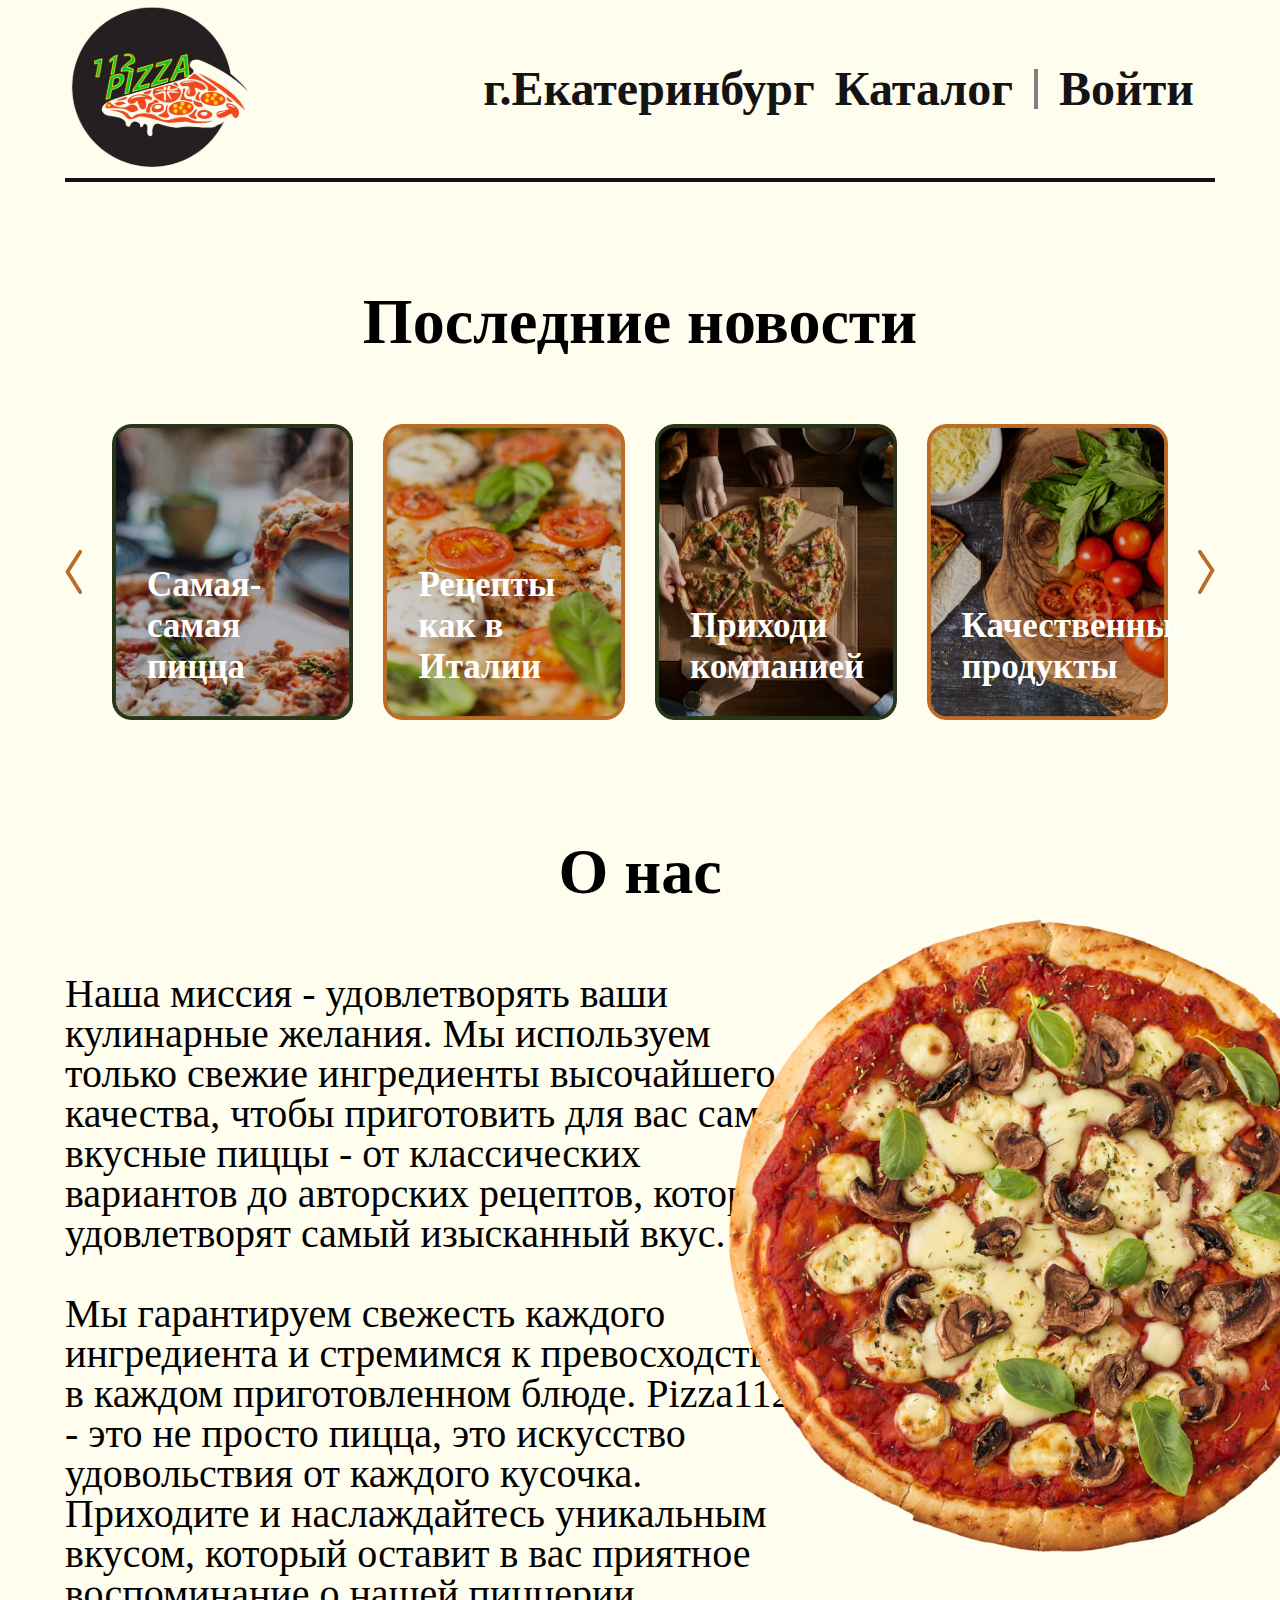
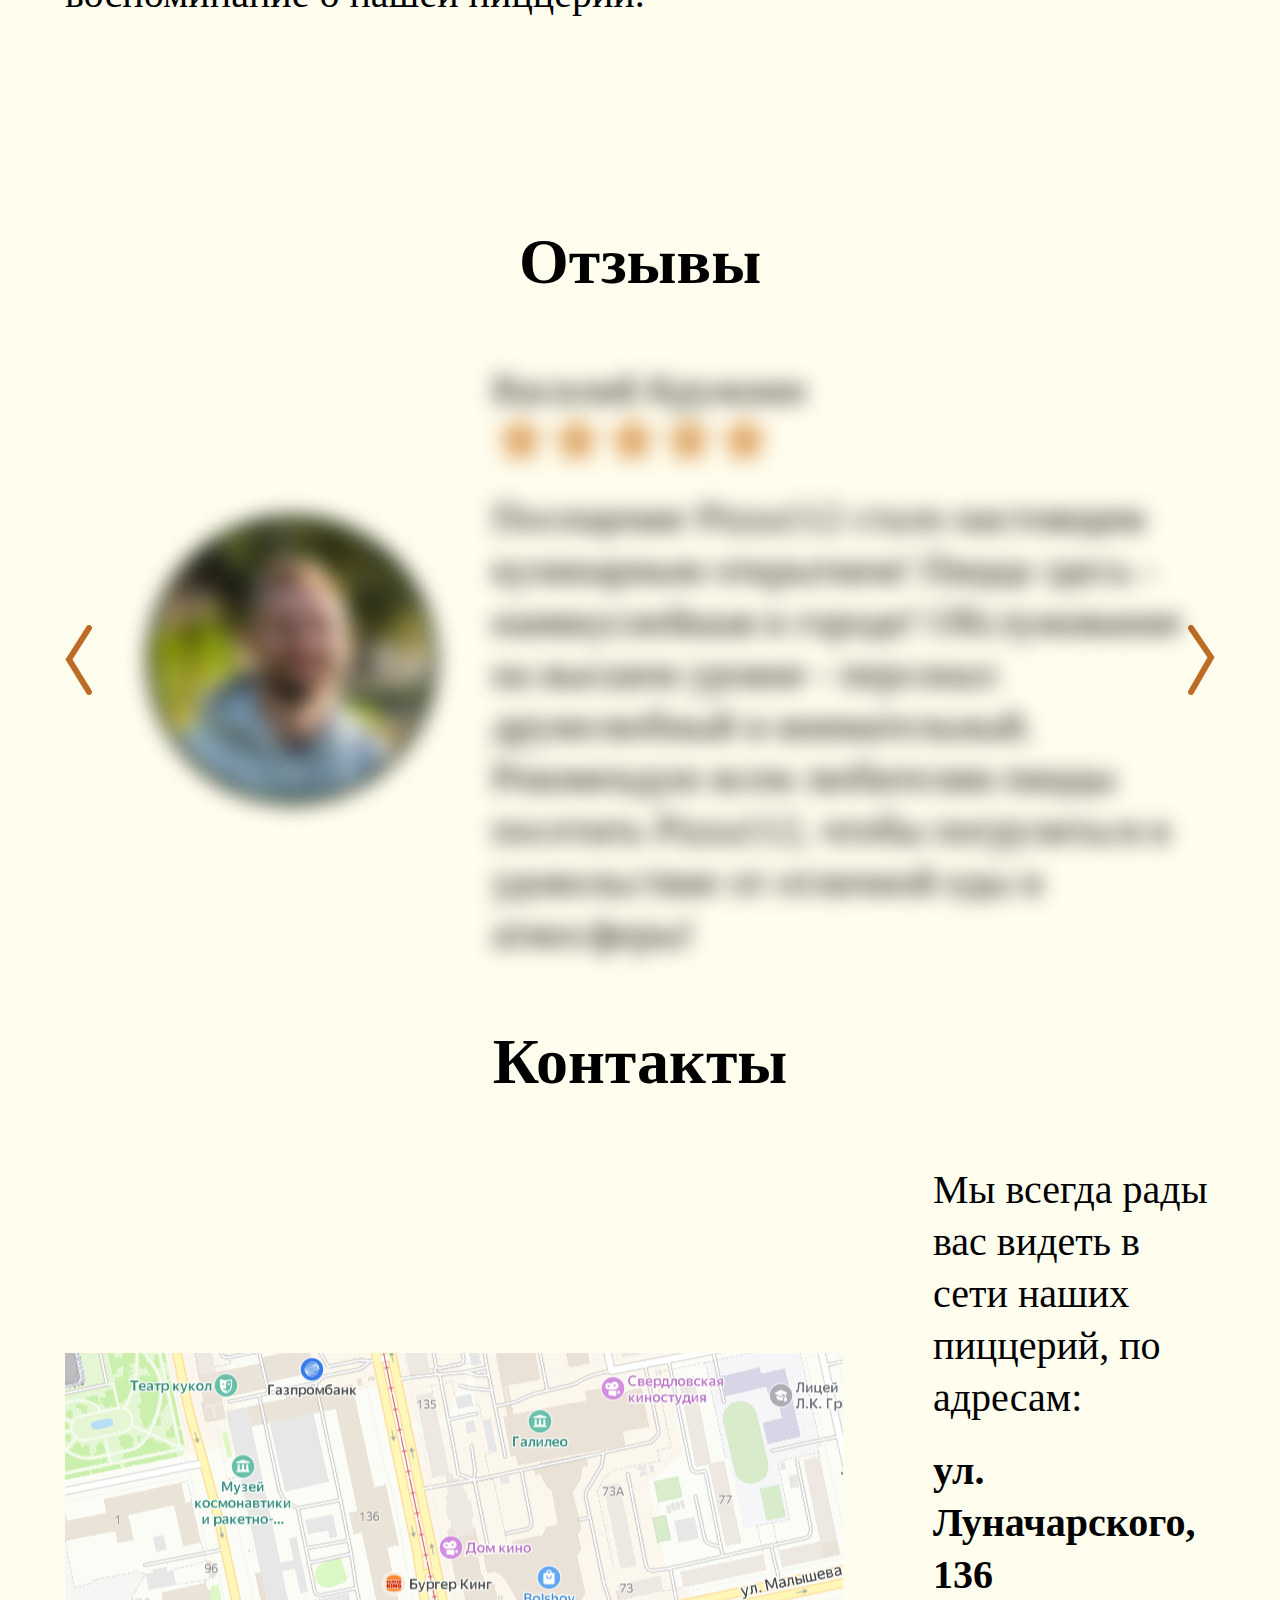
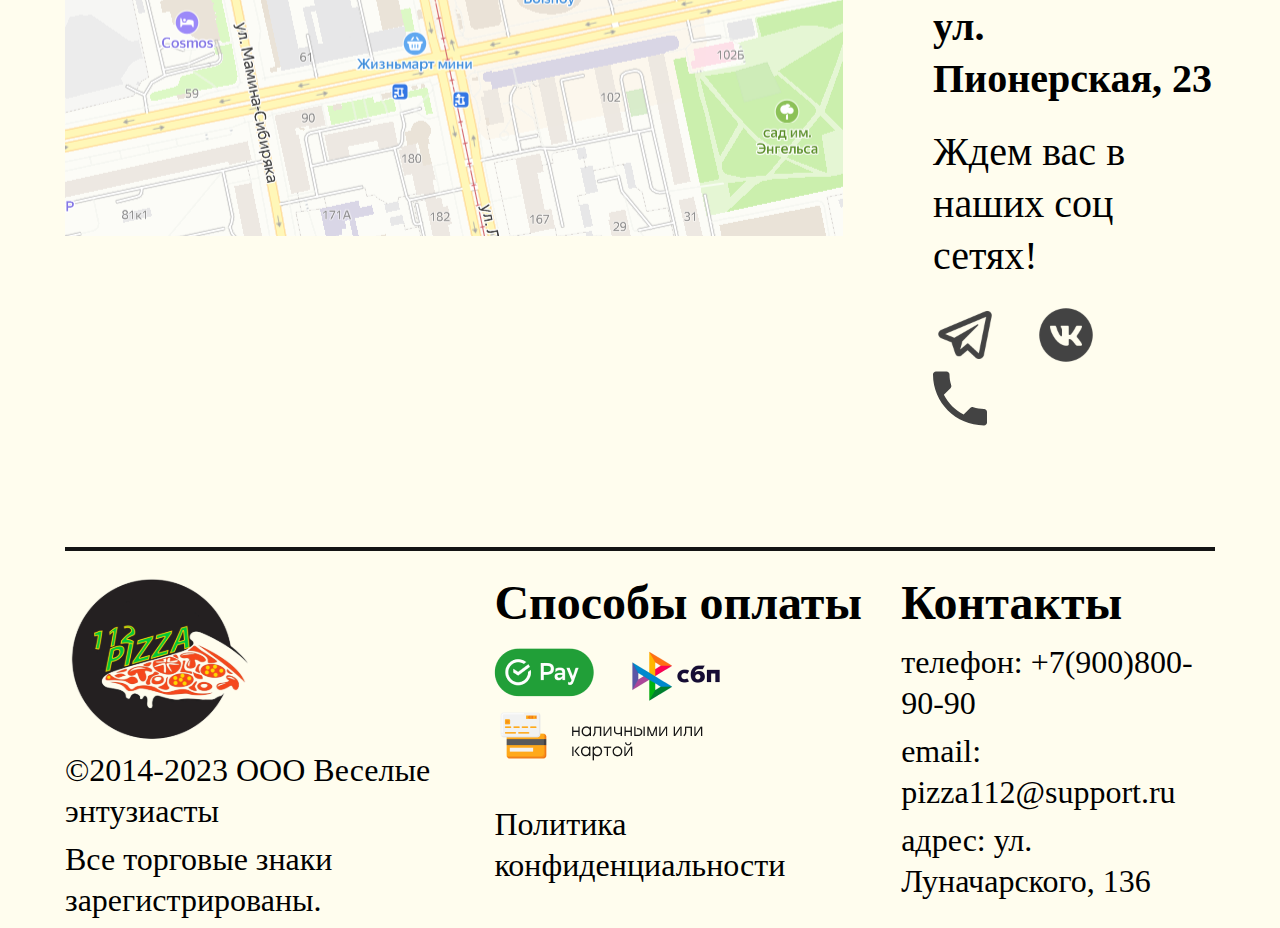
<file: pizza112/index.html>
<!DOCTYPE html>
<html lang="ru">
<head>
  <meta charset="UTF-8">
  <meta name="viewport" content="width=device-width, initial-scale=0.8">
  <title>Pizza112</title>
  <link rel="stylesheet" href="./css/style.css">
  <link href="https://fonts.cdnfonts.com/css/kreadon" rel="stylesheet">
</head>
<body>
  <header>
    <div class="container">
      <nav class="header-nav">
        <a href="index.html" class="header-logo"><img src="./img/logo.svg" alt="Логотип"></a>
        <ul class="header-list">
          <li class="header-list__item"><p>г.Екатеринбург</p></li>
          <li class="header-list__item"><a href="catalog.html">Каталог</a></li>
          <li class="header-list__item"><a href="#" id="openEntranceAccount">Войти</a></li>
        </ul>
      </nav>
    </div>
  </header>
  <main>
    <div class="container">
      <section class="news">
        <h2 class="section-name">Последние новости</h2>
        <ul class="news-list">
          <li class="news-list__item">
            <a href="">
              <img src="./img/left.svg" alt="Стрелочка назад">
            </a>
          </li>
          <li class="news-list__item">
            <a href="">
              <img src="./img/rectangle1.png" alt="Самая-самая пицца">
              <p class="news-name">Самая-самая пицца</p>
            </a>
          </li>
          <li class="news-list__item">
            <a href="">
              <img src="./img/rectangle2.png" alt="Рецепты как в Италии">
              <p class="news-name">Рецепты как в Италии</p>
            </a>
          </li>
          <li class="news-list__item">
            <a href="">
              <img src="./img/rectangle3.png" alt="Приходи компанией">
              <p class="news-name">Приходи компанией</p>
            </a>
          </li>
          <li class="news-list__item">
            <a href="">
              <img src="./img/rectangle4.png" alt="Качественные продукты">
              <p class="news-name">Качественные продукты</p>
            </a>
          </li>
          <li class="news-list__item">
            <a href="">
              <img src="./img/right.svg" alt="Стрелочка вперед">
            </a>
          </li>
        </ul>
      </section>
      <section class="info">
        <h2 class="section-name">О нас</h2>
        <p>Наша миссия - удовлетворять ваши кулинарные желания. Мы используем только свежие ингредиенты высочайшего качества, чтобы приготовить для вас самые вкусные пиццы - от классических вариантов до авторских рецептов, которые удовлетворят самый изысканный вкус.</p>
        <p>Мы гарантируем свежесть каждого ингредиента и стремимся к превосходству в каждом приготовленном блюде. Pizza112 - это не просто пицца, это искусство удовольствия от каждого кусочка. Приходите и наслаждайтесь уникальным вкусом, который оставит в вас приятное воспоминание о нашей пиццерии.</p>
        <img src="./img/pizzamain.png" alt="" class="pizza-main">
      </section>
      <section class="reviews">
        <h2 class="section-name">Отзывы</h2>
        <ul class="reviews-list">
          <style>
            .star--empty {
              display: none;
            }

            .reviews-display-container {
              display: flex;
              justify-content: flex-start;
            }

            .reviews-list__item:first-child {
              flex: 1;
            }

            .reviews-list__item:last-child {
              flex: 4;
            }
          </style>
          <li class="reviews-list__item"><a href="#"><img src="./img/left.svg" alt="Стрелочка влево"></a></li>
          <div id="reviews" class="" style="filter: blur(10px); width: 100%;">
            <li class="reviews-list__item">
              <ul class="review-list reviews-display-container">
                <li class="review-list__item"><img src="./img/avatar.png" alt="Аватар автора отзыва"></li>
                <li class="review-list__item">
                  <p class="review-author">Василий Кружнин</p>
                  <div class="review-stars">
                    <img src="./img/star.svg" class="star" data-value="1">
                    <img src="./img/star.svg" class="star" data-value="2">
                    <img src="./img/star.svg" class="star" data-value="3">
                    <img src="./img/star.svg" class="star" data-value="4">
                    <img src="./img/star.svg" class="star" data-value="5">
                  </div>
                  <p class="review-info">Посещение Pizza112 стало настоящим кулинарным открытием! Пицца здесь -
                    наивкуснейшая в городе! Обслуживание на высшем
                    уровне - персонал дружелюбный и внимательный. Рекомендую всем любителям пиццы посетить Pizza112,
                    чтобы погрузиться в удовольствие от отличной еды и атмосферы!</p>
                </li>
              </ul>
            </li>
          </div>
          <li class="reviews-list__item"><a href="#"><img src="./img/right.svg" alt="Стрелочка вправо"></a></li>
        </ul>
      </section>
      <section class="contacts">
        <h2 class="section-name">Контакты</h2>
        <ul class="contacts-list">
          <li class="contacts-list__item"><img src="./img/map.png" alt="Карта"></li>
          <li class="contacts-list__item">
            <p>Мы всегда рады вас видеть в сети наших пиццерий, по адресам:</p>
            <p>ул. Луначарского, 136</p>
            <p>ул. Пионерская, 23</p>
            <p>Ждем вас в наших соц сетях!</p>
            <div class="social-links">
              <a href="telegram.com"><img src="./img/telegram.svg"></a>
              <a href="vk.com"><img src="./img/vk.svg"></a>
              <a href="tel:+7(900)800-90-90"><img src="./img/phone.svg"></a>
          </div>
          </li>
        </ul>
      </section>
    </div>
  </main>
  <footer>
    <div class="container">
      <ul class="footer-list">
        <li class="footer-list__item">
          <img src="./img/logo.svg" alt="Логотип" class="footer-logo">
          <p class="copyright1">©2014-2023 ООО Веселые энтузиасты</p> 
          <p class="copyright">Все торговые знаки зарегистрированы.</p>
        </li>
        <li class="footer-list__item">
          <h3 class="footer-list__item-name">Способы оплаты</h3>
          <div class="payment-methods">
            <a href="sber"><img src="./img/sber.png" alt="Сбербанк"></a>
            <a href="SBP"><img src="./img/sbp.png" alt="СБП"></a>
            <a href="nal"><img src="./img/nal.png" alt="Наличкой"></a>
          </div>
          <p>Политика конфиденциальности</p>
        </li>
        <li class="footer-list__item">
          <h3 class="footer-list__item-name">Контакты</h3>
          <p>телефон:   +7(900)800-90-90</p>
          <p>email:   pizza112@support.ru</p>
          <p>адрес:   ул. Луначарского, 136</p>
        </li>
      </ul>
    </div>
  </footer>

  <div id="entranceAccount-modal" class="entranceAccount">
    <div class="entranceAccount-content">
      <span class="closeEntrance"><img src="./img/close.svg" alt="Закрытие"></span>
        <h2 class="entrance-container__name">Войти в аккаунт</h2>
        <p class="entrance-container__info">Запомним ваш адрес для доставки, поздравим в день рождения и сообщим о самых выгодных предложениях!</p>
        <div class="entrance-telephone">
          <p>Номер телефона</p>
          <input type="tel" placeholder="+7" id="phoneInput">
          <a href="#" class="entrance-telephone_btn" id="openConfirmAccount">выслать код подтверждения</a>
        </div>
        <p class="entrance-container__comment">Продолжая вы соглашаетесь <a href="#">со сбором и обработкой персональных данных и пользовательским соглашением</a></p>
    </div>
  </div> 

  <div id="confirmAccount-modal" class="confirmAccount">
    <div class="confirmAccount-content">
      <span class="closeConfirm"><img src="./img/close.svg" alt="Закрытие"></span>
        <h2 class="confirm-container__name">Войти в аккаунт</h2>
        <p class="confirm-container__info">Отправили код подтвержения по номеру: <span>+79129883476 </span> <a href="#" >Изменить</a></p>
        <div class="confirm-telephone">
          <p>Код подтвеждения</p>
          <div class="code-input">
            <input type="text" maxlength="1"/>
            <input type="text" maxlength="1"/>
            <input type="text" maxlength="1"/>
            <input type="text" maxlength="1"/>
            <input type="text" maxlength="1"/>
            <input type="text" maxlength="1"/>
          </div>
          <a href="#" class="confirm-telephone_btn">отправить код повторно</a>
        </div>
        <p class="confirm-container__comment">Продолжая вы соглашаетесь <a href="#">со сбором и обработкой персональных данных и пользовательским соглашением</a></p>
    </div>
  </div> 
 
  <script src="./js/scriptRegistration.js"></script> 
  <script src="./js/reviews.js"></script> 
</body>
</html>
</file>
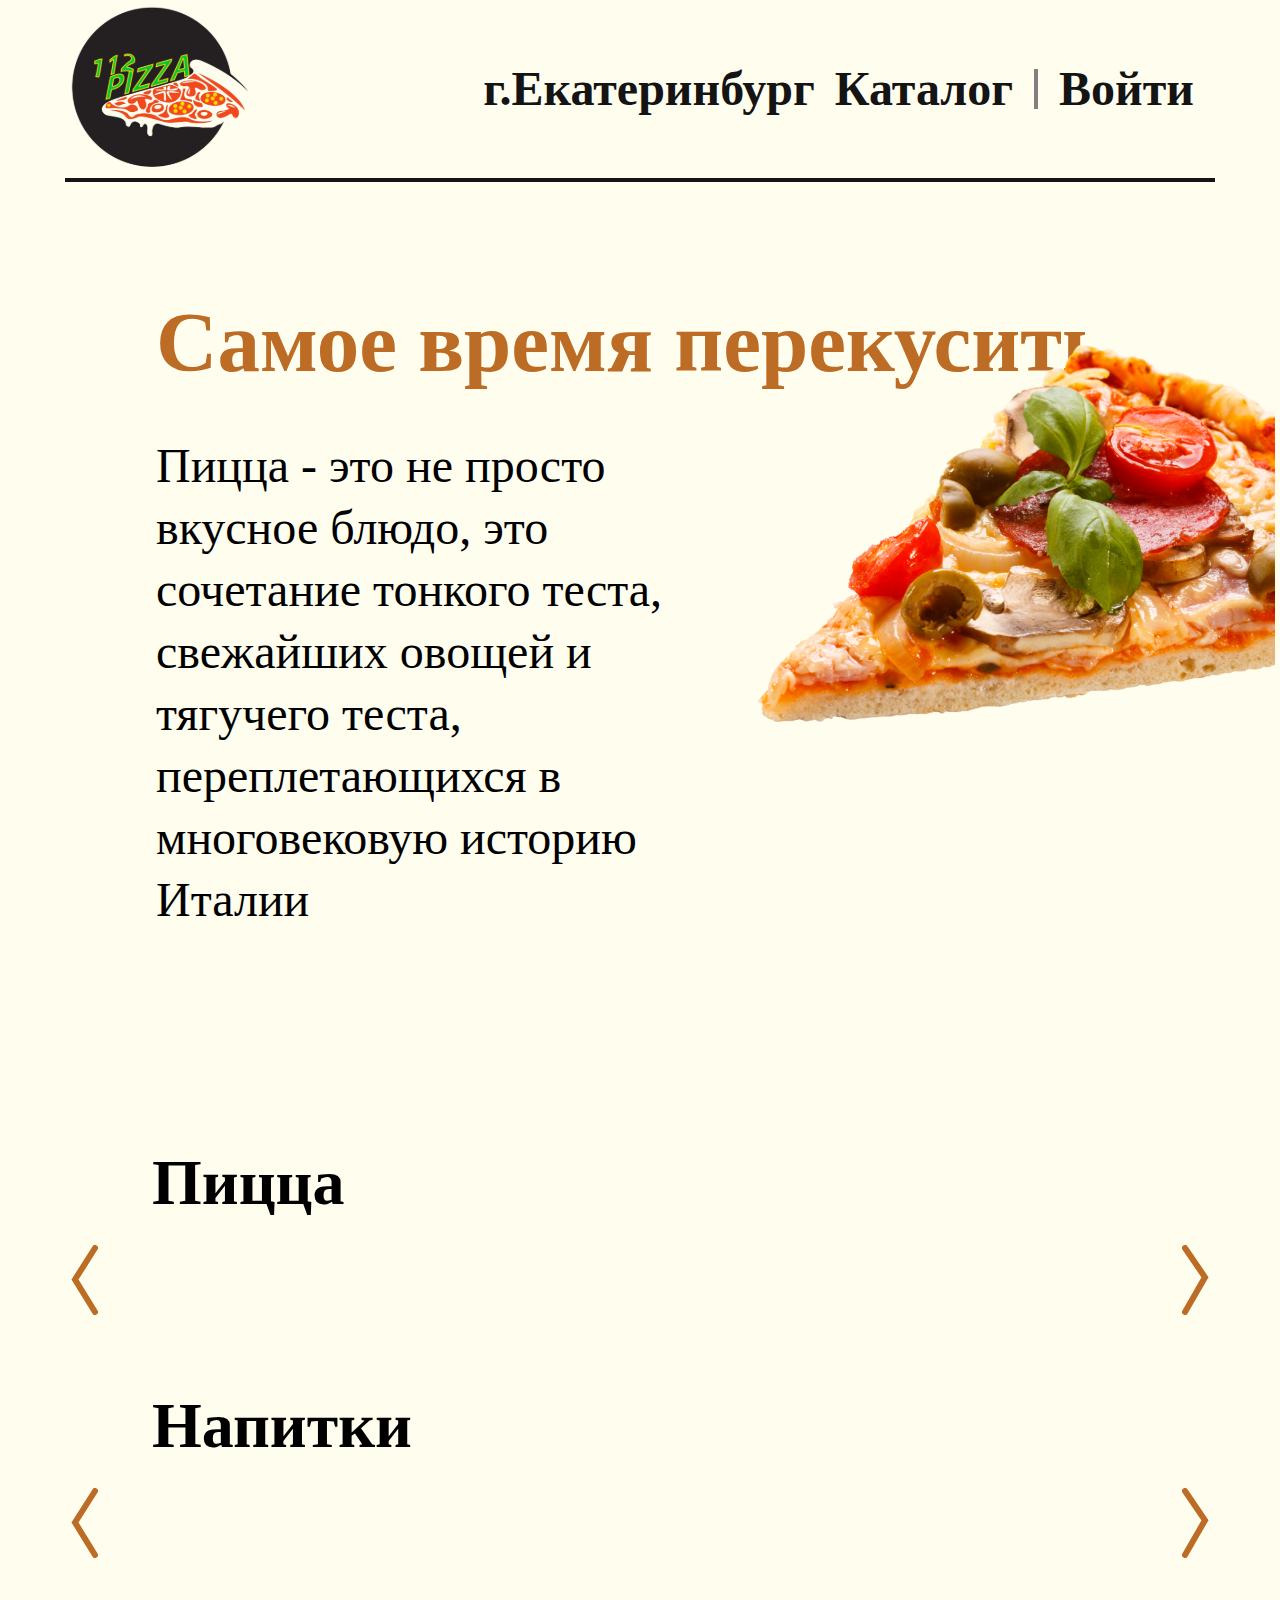
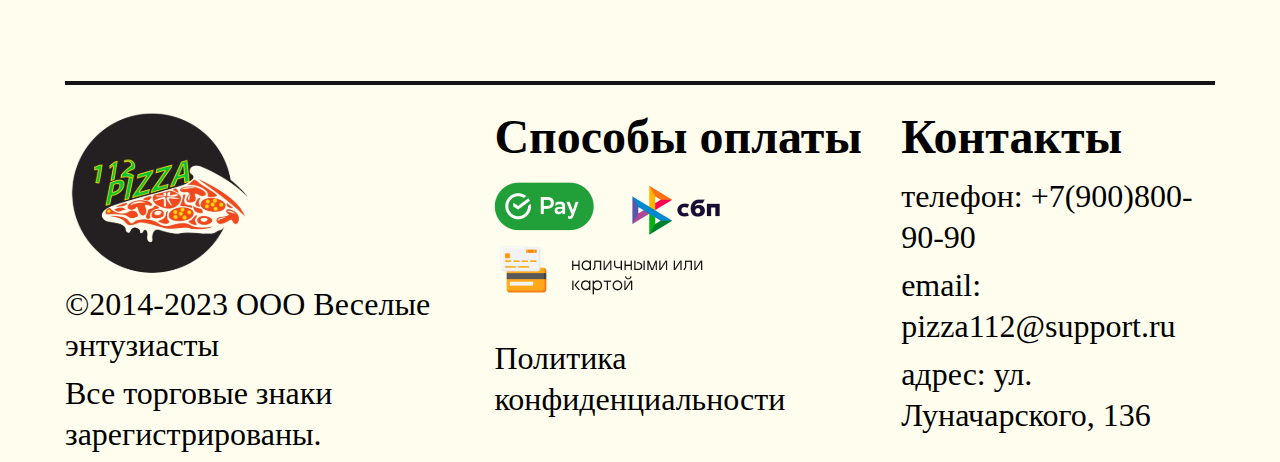
<file: pizza112/catalog.html>
<!DOCTYPE html>
<html lang="ru">
<head>
  <meta charset="UTF-8">
  <meta name="viewport" content="width=device-width, initial-scale=0.8">
  <title>Pizza112</title>
  <link rel="stylesheet" href="./css/style.css">
  <link href="https://fonts.cdnfonts.com/css/kreadon" rel="stylesheet">
</head>
<body>
  <header>
    <div class="container">
      <nav class="header-nav">
        <a href="index.html" class="header-logo"><img src="./img/logo.svg" alt="Логотип"></a>
        <ul class="header-list">
          <li class="header-list__item"><p>г.Екатеринбург</p></li>
          <li class="header-list__item"><a href="catalog.html">Каталог</a></li>
          <li class="header-list__item"><a href="#" id="openEntranceAccount">Войти</a></li>
        </ul>
      </nav>
    </div>
  </header>
  <main>
    <div class="container">
      <section class="catalog-info">
        <h2 class="catalog-info__name">Самое время перекусить</h2>
        <p>Пицца - это не просто вкусное блюдо, это сочетание тонкого теста, свежайших овощей и тягучего теста, переплетающихся в многовековую историю Италии</p>
        <img src="./img/catalog.png" alt="Кусок пиццы">
      </section>
      <section class="catalog-pizza">
        <h2 class="catalog">Пицца</h2>
        <ul class="catalog-pizza__list">
          <li class="catalog-pizza__item"><button><img src="./img/left-pizza.svg" alt="Стрелочка влево"></button></li>
          
          <li class="catalog-pizza__item"><button><img src="./img/right-pizza.svg" alt="Стрелочка влево"></button></li>
        </ul>
      </section>
      <section class="catalog-drinks">
        <h2 class="catalog">Напитки</h2>
        <ul class="catalog-drinks__list">
          <li class="catalog-drinks__item"><button><img src="./img/left-drink.svg" alt="Стрелочка влево"></button></li>
    
          <li class="catalog-drinks__item"><button><img src="./img/right-drink.svg" alt="Стрелочка влево"></button></li>
        </ul>
      </section>
    </div>
  </main>
  <footer>
    <div class="container">
      <ul class="footer-list">
        <li class="footer-list__item">
          <img src="./img/logo.svg" alt="Логотип" class="footer-logo">
          <p class="copyright1">©2014-2023 ООО Веселые энтузиасты</p> 
          <p class="copyright">Все торговые знаки зарегистрированы.</p>
        </li>
        <li class="footer-list__item">
          <h3 class="footer-list__item-name">Способы оплаты</h3>
          <div class="payment-methods">
            <a href="sber"><img src="./img/sber.png" alt="Сбербанк"></a>
            <a href="SBP"><img src="./img/sbp.png" alt="СБП"></a>
            <a href="nal"><img src="./img/nal.png" alt="Наличкой"></a>
          </div>
          <p>Политика конфиденциальности</p>
        </li>
        <li class="footer-list__item">
          <h3 class="footer-list__item-name">Контакты</h3>
          <p>телефон:   +7(900)800-90-90</p>
          <p>email:   pizza112@support.ru</p>
          <p>адрес:   ул. Луначарского, 136</p>
        </li>
      </ul>
    </div>
  </footer>

  <div id="chosePizza-modal" class="chose-pizza">
    <div class="chosePizza-content">
      <img class="pizza-background" src="./img/chosePizza.png">
      <div class="chosePizza-content-content">
        <span class="closeChose-pizza"><img src="./img/close.svg" alt="Закрытие"></span>
      <h2 class="chosePizza-content__name">Сырный цыпленок</h2>
      <p class="chosePizza-content__ingredient">30 см, традиционное тесто, 630 г</p>
      <div class="chosePizza-ingredient">
        <span>ингредиенты</span>
        <p class="chosePizza-ingredient__info">цыпленок, моцарелла, сыры чеддер и пармезан, сырный соус, томаты, фирменный соус альфредо, чеснок</p>
      </div>
      <div class="chosePizza__parametrs">
        <div class="chosePizza-content__size">
          <a id="little" href="#" >маленькая</a>
          <a id="medium" href="#" >средняя</a>
          <a id="big" href="#" >большая</a>
        </div>
        <div class="chosePizza-content__view">
          <a id="traditional" href="">традиционное</a>
          <a id="thin" href="">тонкое</a>
        </div>
      </div>
      <div class="chosePizza-content__counter">
        <a class="minus" href="#"><img src="./img/minus.svg" alt="Минус"></a>
        <p class="counter">1</p>
        <a class="plus" href="#"><img src="./img/plus.svg" alt="Плюс"></a>
      </div>
      <a href="" class="chosePizza-content__end"><p>добавить в корзину за <span>699 ₽</span></p></a>
      </div>
      
    </div>
  </div>

  <div id="choseDrinks-modal" class="chose-drinks">
    <div class="choseDrinks-content">
      <img class="drinks-background" src="./img/chosePizza.png">
      <div class="choseDrinks-content-content">
        <span class="closeChose-drinks"><img src="./img/close.svg" alt="Закрытие"></span>
      <h2 class="choseDrinks-content__name">Милкшейк</h2>
      <p class="choseDrinks-content__ingredient">250 мл, шоколадный</p>
      <div class="choseDrinks-ingredient">
        <span>описание</span>
        <p class="choseDrinks-ingredient__info">отправляемся в сладкое плавание в хорошей компании — главое не забудьте с собой милкшейк!</p>
      </div>
      <div class="choseDrinks__parametrs">
        <div class="choseDrinks-content__size" id="drink_btns" >

        </div>
        <div class="choseDrinks-content__view">
          <a href="#" id="25">маленький</a>
          <a href="#" id="35">средний</a>
        </div>
      </div>
      <div class="choseDrinks-content__counter">
        <a href="#"><img src="./img/minus.svg" alt="Минус" class="minus"></a>
        <p class="counter">1</p>
        <a href="#"><img src="./img/plus.svg" alt="Плюс" class="plus"></a>
      </div>
      <a href="#" class="choseDrinks-content__end"><p>добавить в корзину за <span>250 ₽</span></p></a>
    </div>
  </div>
</div>

  <div id="entranceAccount-modal" class="entranceAccount">
    <div class="entranceAccount-content">
      <span class="closeEntrance"><img src="./img/close.svg" alt="Закрытие"></span>
        <h2 class="entrance-container__name">Войти в аккаунт</h2>
        <p class="entrance-container__info">Запомним ваш адрес для доставки, поздравим в день рождения и сообщим о самых выгодных предложениях!</p>
        <div class="entrance-telephone">
          <p>Номер телефона</p>
          <input type="tel" placeholder="+7" id="phoneInput">
          <a href="#" class="entrance-telephone_btn" id="openConfirmAccount">выслать код подтверждения</a>
        </div>
        <p class="entrance-container__comment">Продолжая вы соглашаетесь <a href="#">со сбором и обработкой персональных данных и пользовательским соглашением</a></p>
    </div>
  </div> 

  <div id="confirmAccount-modal" class="confirmAccount">
    <div class="confirmAccount-content">
      <span class="closeConfirm"><img src="./img/close.svg" alt="Закрытие"></span>
        <h2 class="confirm-container__name">Войти в аккаунт</h2>
        <p class="confirm-container__info">Отправили код подтвержения по номеру: <span>+79129883476 </span> <a href="#" >Изменить</a></p>
        <div class="confirm-telephone">
          <p>Код подтвеждения</p>
          <div class="code-input">
            <input type="text" maxlength="1"/>
            <input type="text" maxlength="1"/>
            <input type="text" maxlength="1"/>
            <input type="text" maxlength="1"/>
            <input type="text" maxlength="1"/>
            <input type="text" maxlength="1"/>
          </div>
          <a href="#" class="confirm-telephone_btn">отправить код повторно</a>
        </div>
        <p class="confirm-container__comment">Продолжая вы соглашаетесь <a href="#">со сбором и обработкой персональных данных и пользовательским соглашением</a></p>
    </div>
  </div> 

  <script src="./js/chose.js"></script>
  <script src="./js/scriptRegistration.js"></script>  
  <script src="./js/catalog.js"></script>  
</body>
</html>
</file>
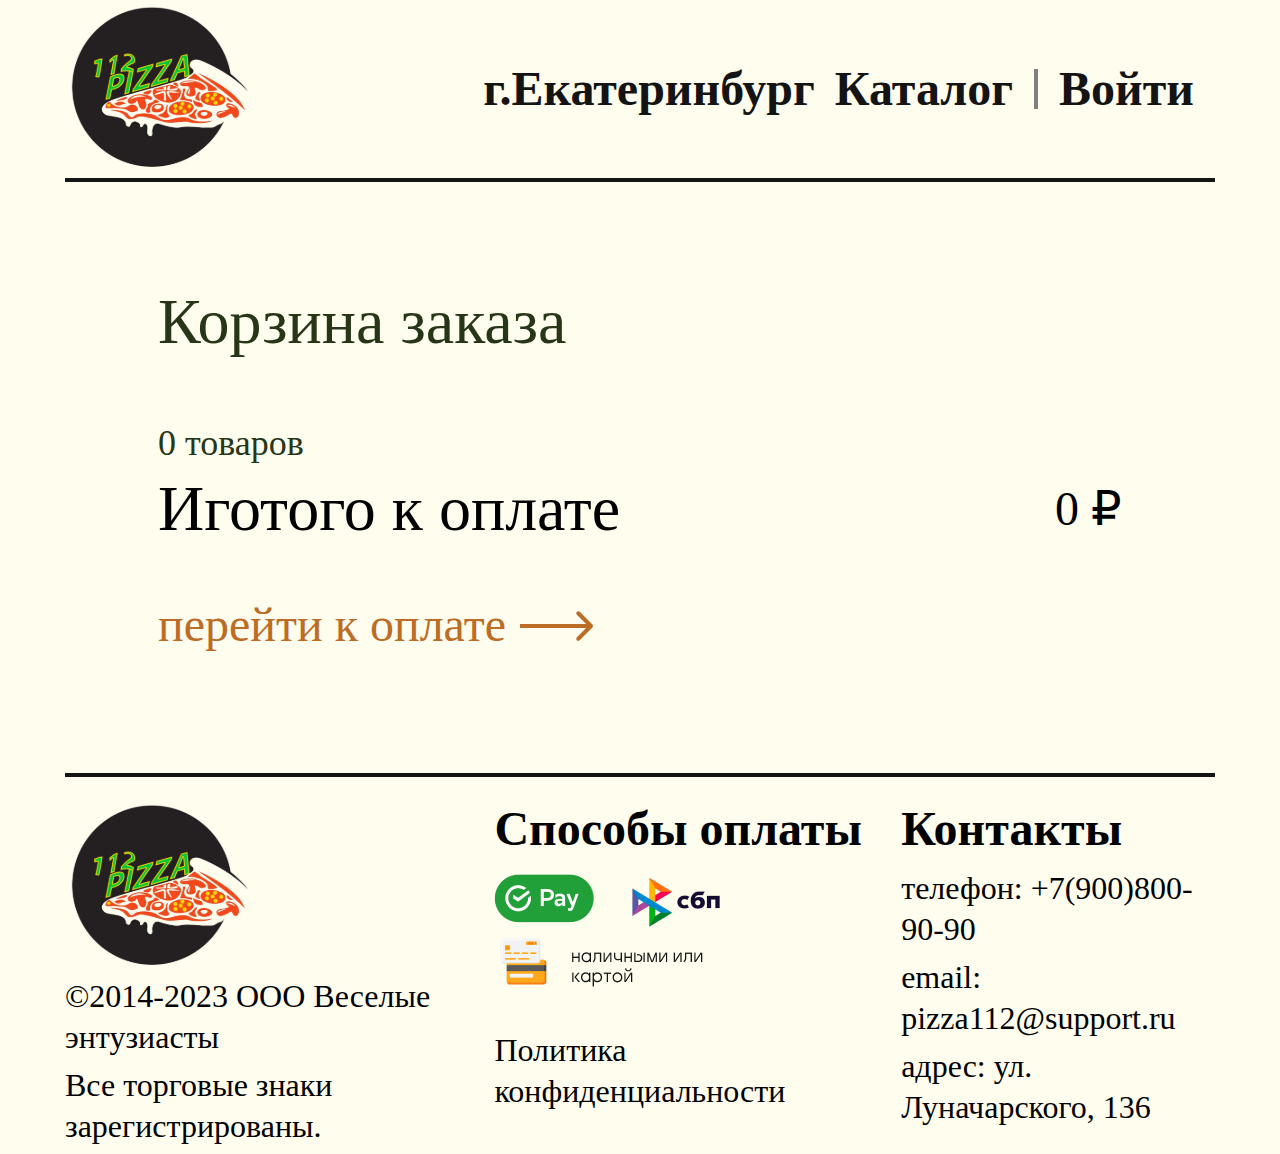
<file: pizza112/shop.html>
<!DOCTYPE html>
<html lang="ru">
<head>
  <meta charset="UTF-8">
  <meta name="viewport" content="width=device-width, initial-scale=0.8">
  <title>Pizza112</title>
  <link rel="stylesheet" href="./css/style.css">
  <link href="https://fonts.cdnfonts.com/css/kreadon" rel="stylesheet">
</head>
<body>
  <header>
    <div class="container">
      <nav class="header-nav">
        <a href="index.html" class="header-logo"><img src="./img/logo.svg" alt="Логотип"></a>
        <ul class="header-list">
          <li class="header-list__item"><p>г.Екатеринбург</p></li>
          <li class="header-list__item"><a href="catalog.html">Каталог</a></li>
          <li class="header-list__item"><a href="index.html" id="openEntranceAccount">Войти</a></li>
        </ul>
      </nav>
    </div>
  </header>
  <main>
    <div class="container"> 
      <div class="shop-basket">
        <h2 class="shop-name">Корзина заказа</h2>
        <ul class="shop-list">
            
        </ul>
      </div>
      <section class="result">
        <div class="shop-result">
          <p class="result-count">0 товаров</p>
          <div class="payments">
            <h2>Иготого к оплате</h2>
            <p class="payments-result">0 ₽</p>
          </div>
            <a href="#" class="result-submit">перейти к оплате<img src="./img/arrow.svg" alt="Стрелочка"></a>
        </div>
      </section>
    </div>
  </main>
  <footer>
    <div class="container">
      <ul class="footer-list">
        <li class="footer-list__item">
          <img src="./img/logo.svg" alt="Логотип" class="footer-logo">
          <p class="copyright1">©2014-2023 ООО Веселые энтузиасты</p> 
          <p class="copyright">Все торговые знаки зарегистрированы.</p>
        </li>
        <li class="footer-list__item">
          <h3 class="footer-list__item-name">Способы оплаты</h3>
          <div class="payment-methods">
            <a href="sber"><img src="./img/sber.png" alt="Сбербанк"></a>
            <a href="SBP"><img src="./img/sbp.png" alt="СБП"></a>
            <a href="nal"><img src="./img/nal.png" alt="Наличкой"></a>
          </div>
          <p>Политика конфиденциальности</p>
        </li>
        <li class="footer-list__item">
          <h3 class="footer-list__item-name">Контакты</h3>
          <p>телефон:   +7(900)800-90-90</p>
          <p>email:   pizza112@support.ru</p>
          <p>адрес:   ул. Луначарского, 136</p>
        </li>
      </ul>
    </div>
  </footer>

  <div id="paymentOrder-modal" class="paymentOrder">
    <div class="paymentOrder-content">
      <div class="payment-info">
        <h2>Оформление заказа</h2>
        <button class="closePayment"><img src="./img/close.svg" alt="Закрытие"></button>
      </div>
      <div class="payment-parametr">
        <div class="payment-paramert__content">
          <div class="payment-type">
            <h3>Тип доставки</h3>
            <div class="payment-delivery">
              <input type="radio" id="delivery" name="deliveryType" value="delivery">
              <label for="delivery">Доставка</label>
              <input type="radio" id="pickup" name="deliveryType" value="pickup">
              <label for="pickup">Самовывоз</label><br>
            </div>
            <div id="address" style="display: none;" class="payment-address">
              <label for="street">Адрес:</label><br>
              <input type="text" id="street" name="street" placeholder="Малышева 5"><br>
            </div>
          </div>
          <div class="payment-method">
            <h3>Оплата</h3>
            <input type="radio" id="cash" name="paymentMethod" value="cash">
            <label for="cash">Наличными</label>
            <input type="radio" id="card" name="paymentMethod" value="card">
            <label for="card">Картой</label><br>
          </div>
        </div>
        <div class="order-details">
          <h3>Детали заказа</h3>
          <ul class="order-detalis__list">
            
          </ul>
        </div>
        <div class="order-total">
            <div class="order-total__delivery">
              <p>Доставка</p>
              <p>Бесплатно</p>
            </div>
            <div class="order-total__quantity">
              <p class="order-total_count">2 товара</p>
              <p class="order-total_price">1000 ₽</p>
            </div> 
            <div class="order-total__price">
              <p>Сумма заказа</p>
              <p class="order-total_price">1000 ₽</p>
            </div>
        </div>
        <button class="submitOrder">Оформить заказ</button>
      </div>
    </div>
  </div>
  <script src="./js/payment.js"></script> 
  <script src="./js/hota.js"></script> 
  <script src="./js/shop.js"></script>
</body>
</html>
</file>
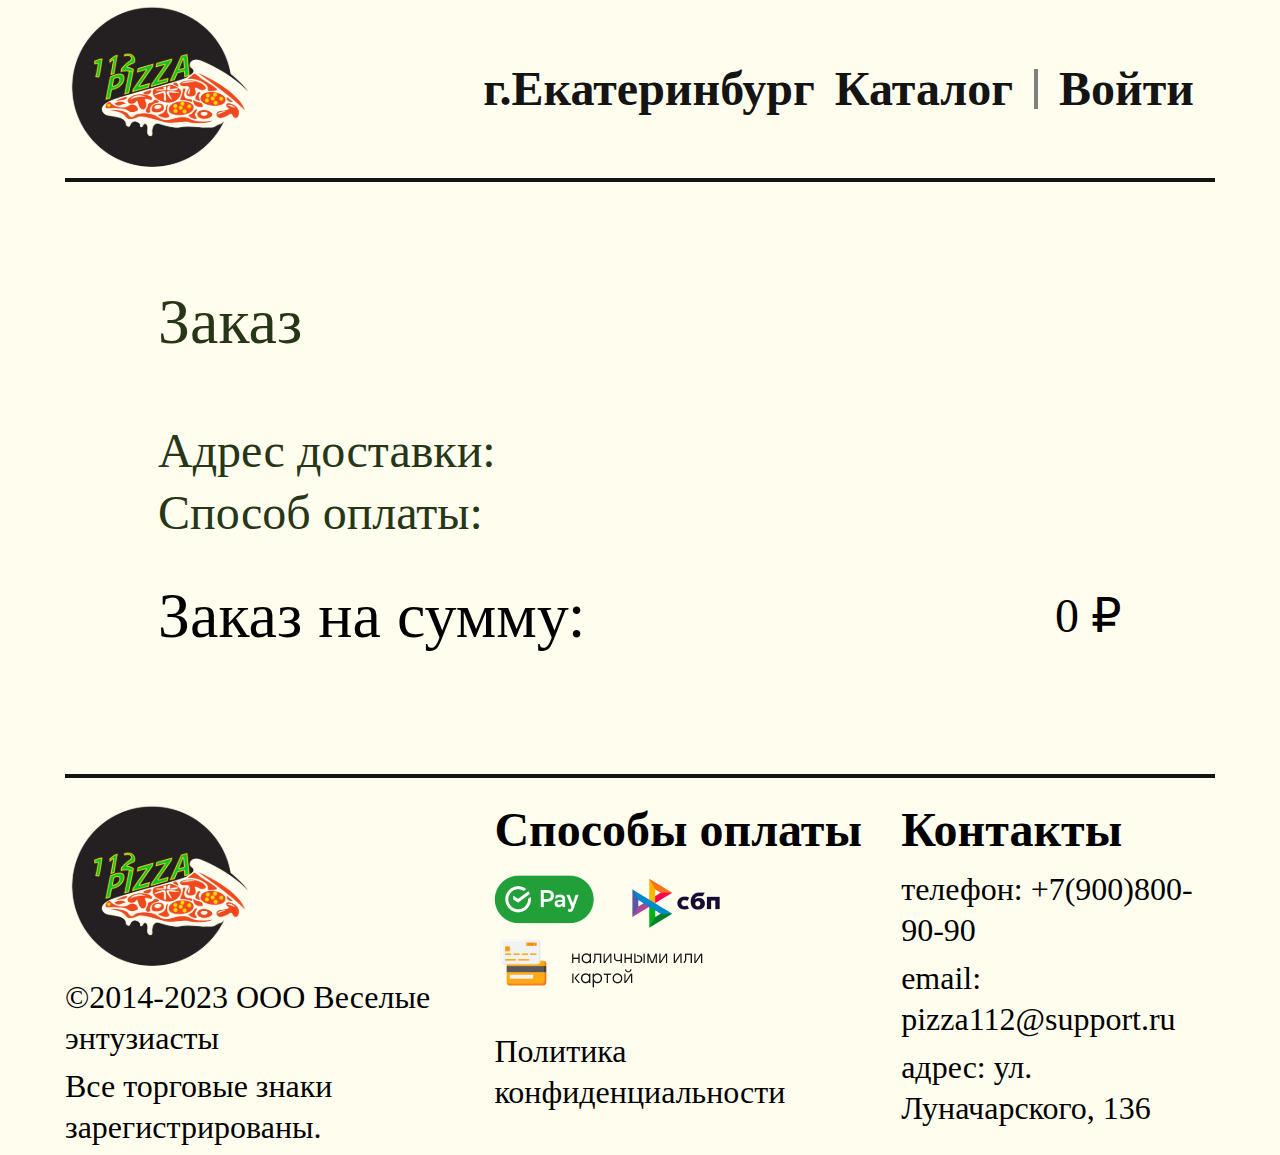
<file: pizza112/showOrder.html>
<!DOCTYPE html>
<html lang="ru">
<head>
  <meta charset="UTF-8">
  <meta name="viewport" content="width=device-width, initial-scale=0.8">
  <title>Pizza112</title>
  <link rel="stylesheet" href="./css/style.css">
  <link href="https://fonts.cdnfonts.com/css/kreadon" rel="stylesheet">
</head>
<body>
  <header>
    <div class="container">
      <nav class="header-nav">
        <a href="index.html" class="header-logo"><img src="./img/logo.svg" alt="Логотип"></a>
        <ul class="header-list">
          <li class="header-list__item"><p>г.Екатеринбург</p></li>
          <li class="header-list__item"><a href="catalog.html">Каталог</a></li>
          <li class="header-list__item"><a href="index.html" id="openEntranceAccount">Войти</a></li>
        </ul>
      </nav>
    </div>
  </header>
  <main>
    <div class="container"> 
      <div class="shop-basket">
        <h2 class="shop-name">Заказ</h2>
        <div class="orders-result">
          <div class="adressOrder">
            <h3>Адрес доставки: </h3>
            <p class="adressOrder-result"></p>
          </div>
          <div class="paymentsOrder">
            <h3>Способ оплаты: </h3>
            <p class="paymentsOrder-result"></p>
          </div>
        </div>
        <ul class="shop-list">
                            
        </ul>
        <div class="payments">
          <h2>Заказ на сумму:</h2>
          <p class="payments-result">0 ₽</p>
        </div>
      </div> 
    </div>
  </main>
  <footer>
    <div class="container">
      <ul class="footer-list">
        <li class="footer-list__item">
          <img src="./img/logo.svg" alt="Логотип" class="footer-logo">
          <p class="copyright1">©2014-2023 ООО Веселые энтузиасты</p> 
          <p class="copyright">Все торговые знаки зарегистрированы.</p>
        </li>
        <li class="footer-list__item">
          <h3 class="footer-list__item-name">Способы оплаты</h3>
          <div class="payment-methods">
            <a href="sber"><img src="./img/sber.png" alt="Сбербанк"></a>
            <a href="SBP"><img src="./img/sbp.png" alt="СБП"></a>
            <a href="nal"><img src="./img/nal.png" alt="Наличкой"></a>
          </div>
          <p>Политика конфиденциальности</p>
        </li>
        <li class="footer-list__item">
          <h3 class="footer-list__item-name">Контакты</h3>
          <p>телефон:   +7(900)800-90-90</p>
          <p>email:   pizza112@support.ru</p>
          <p>адрес:   ул. Луначарского, 136</p>
        </li>
      </ul>
    </div>
  </footer>
  <script src="./js/hota.js"></script> 
  <script src="./js/showOrder.js"></script> 
</body>
</html>
</file>
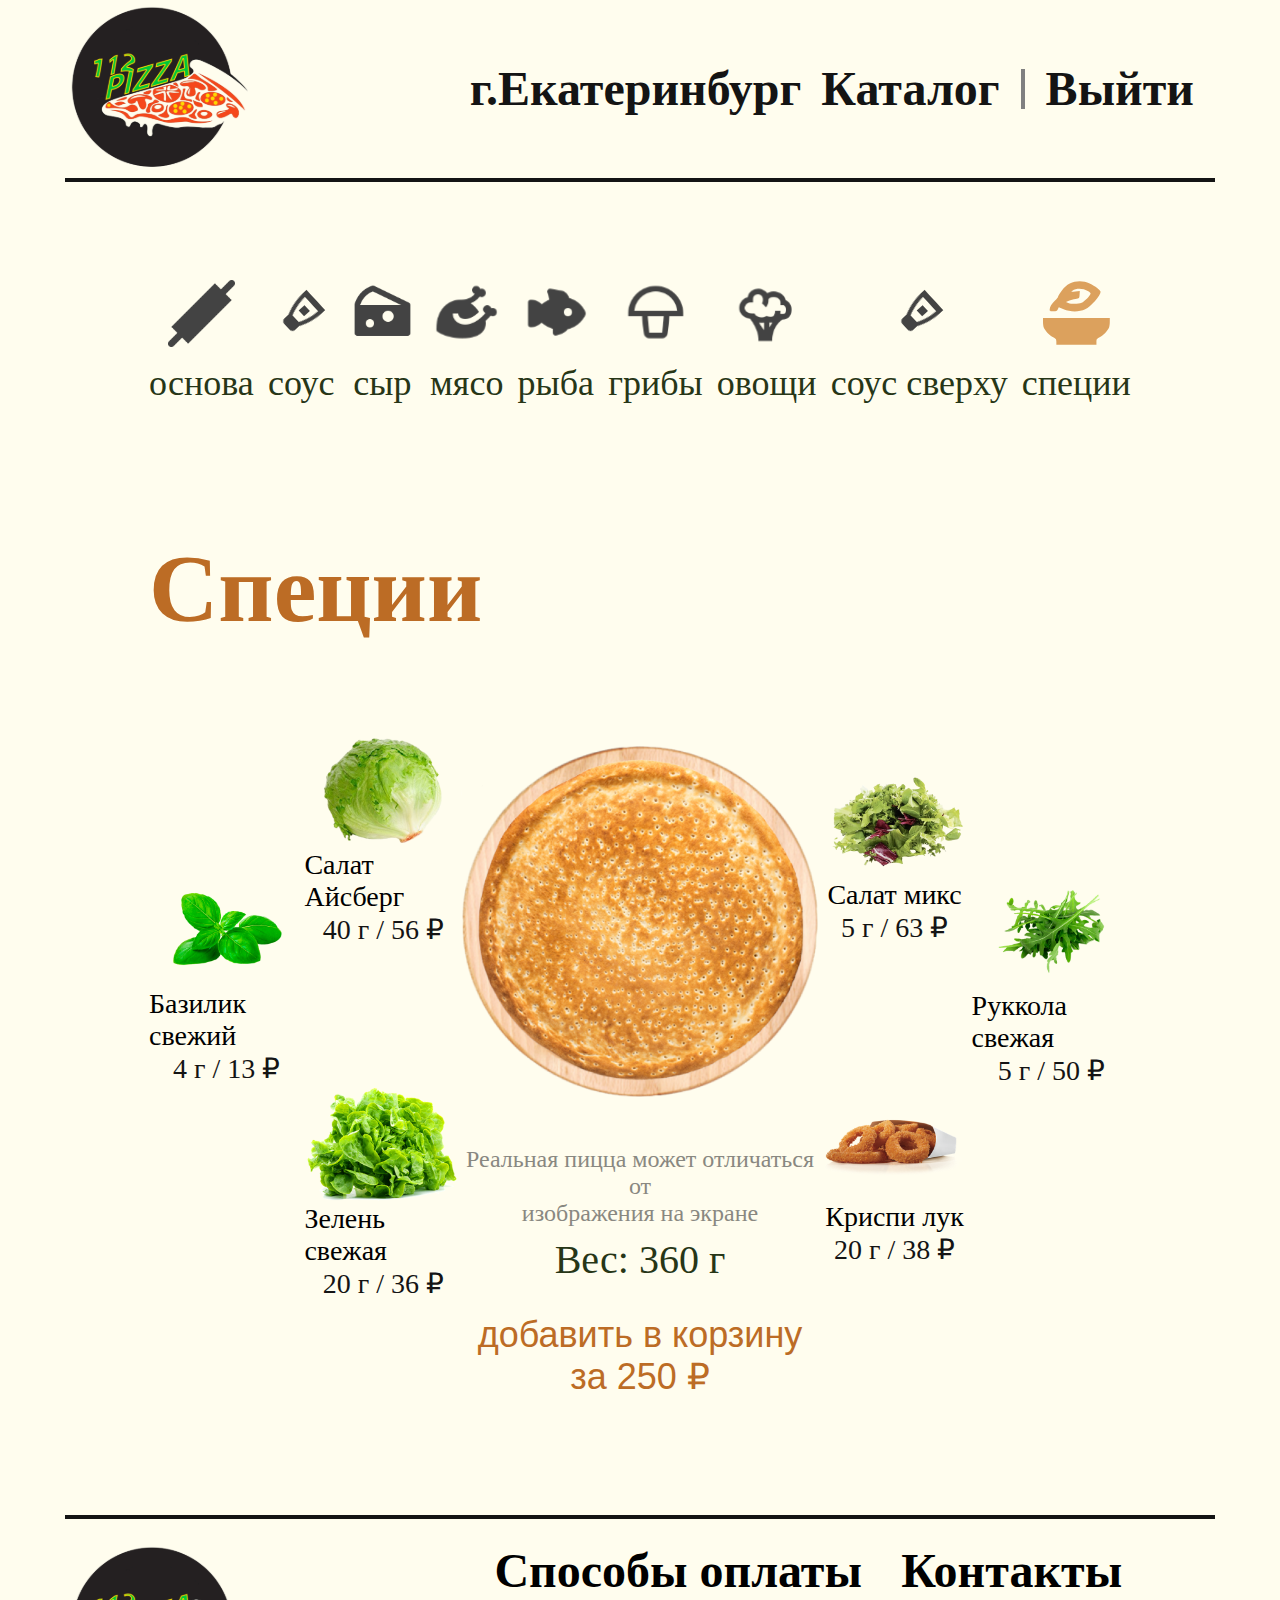
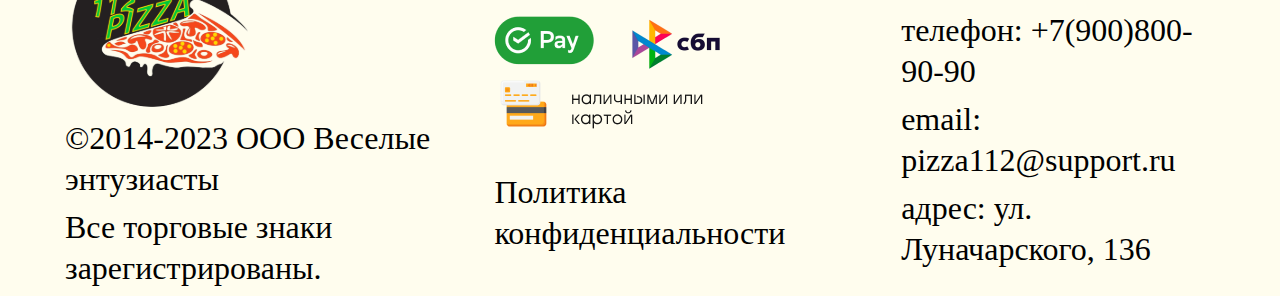
<file: pizza112/structure.html>
<!DOCTYPE html>
<html lang="ru">
  <head>
    <meta charset="UTF-8" />
    <meta name="viewport" content="width=device-width, initial-scale=0.8">
    <title>Pizza112</title>
    <link rel="stylesheet" href="./css/style.css" />
    <link href="https://fonts.cdnfonts.com/css/kreadon" rel="stylesheet" />
  </head>
  <body>
    <header>
      <div class="container">
        <nav class="header-nav">
          <a href="index.html" class="header-logo"
            ><img src="./img/logo.svg" alt="Логотип"
          /></a>
          <ul class="header-list">
            <li class="header-list__item"><p>г.Екатеринбург</p></li>
            <li class="header-list__item">
              <a href="catalog.html">Каталог</a>
            </li>
            <li class="header-list__item">
              <a href="index.html" id="openEntranceAccount">Выйти</a>
            </li>
          </ul>
        </nav>
      </div>
    </header>
    <main>
      <div class="container">
        <section class="structure-choice">
          <ul class="structure-pizza__list">
            <li class="stucture-pizza__item">
              <a href="#" class="stucture-pizza__link">
                <img src="./img/base.svg" alt="" />
                <p>основа</p>
              </a>
            </li>
            <li class="stucture-pizza__item">
              <a href="#" class="stucture-pizza__link">
                <img src="./img/sauce.svg" alt="" />
                <p>соус</p>
              </a>
            </li>
            <li class="stucture-pizza__item">
              <a href="#" class="stucture-pizza__link">
                <img src="./img/cheese.svg" alt="" />
                <p>сыр</p>
              </a>
            </li>
            <li class="stucture-pizza__item">
              <a href="#" class="stucture-pizza__link">
                <img src="./img/meat.svg" alt="" />
                <p>мясо</p>
              </a>
            </li>
            <li class="stucture-pizza__item">
              <a href="#" class="stucture-pizza__link">
                <img src="./img/fish.svg" alt="" />
                <p>рыба</p>
              </a>
            </li>
            <li class="stucture-pizza__item">
              <a href="#" class="stucture-pizza__link">
                <img src="./img/mushroom.svg" alt="" />
                <p>грибы</p>
              </a>
            </li>
            <li class="stucture-pizza__item">
              <a href="#" class="stucture-pizza__link">
                <img src="./img/vegetables.svg" alt="" />
                <p>овощи</p>
              </a>
            </li>
            <li class="stucture-pizza__item">
              <a href="#" class="stucture-pizza__link">
                <img src="./img/sauceON.svg" alt="" />
                <p>соус сверху</p>
              </a>
            </li>
            <li class="stucture-pizza__item">
              <a href="#" class="stucture-pizza__link">
                <img src="./img/spices.svg" alt="" />
                <p>специи</p>
              </a>
            </li>
          </ul>
        </section>
        <section class="structure-element">
          <h2>Специи</h2>
          <div class="section__content">
            <div class="spices-left">
              <div class="card card--spices">
                <img
                  src="./img/salad.png"
                  alt="Салат Айсберг"
                  class="card__image"
                />
                <span class="card__title"> Салат Айсберг </span>

                <span class="card__weight"> 40 г / 56 ₽ </span>
              </div>
              <div class="card card--spices">
                <img
                  src="./img/basil.png"
                  alt="Базилик свежий"
                  class="card__image"
                />
                <span class="card__title"> Базилик свежий </span>

                <span class="card__weight"> 4 г / 13 ₽ </span>
              </div>
              <div class="card card--spices">
                <img
                  src="./img/greens.png"
                  alt="Зелень свежая"
                  class="card__image"
                />
                <span class="card__title"> Зелень свежая </span>

                <span class="card__weight"> 20 г / 36 ₽ </span>
              </div>
            </div>

            <div class="card card--spices-main">
              <img
                src="./img/pizzaSpices.png"
                alt="пицца"
                class="card__image"
              />
              <p class="card__disclaimer">
                Реальная пицца может отличаться от <br />
                изображения на экране
              </p>
              <span class="card__weight"> Вес: 360 г </span>

              <button type="button" class="card__btn">
                добавить в корзину за 250 ₽
              </button>
            </div>

            <div class="spices-right">
              <div class="card card--spices">
                <img
                  src="./img/salad-mix.png"
                  alt="Салат микс"
                  class="card__image"
                />
                <span class="card__title"> Салат микс </span>

                <span class="card__weight"> 5 г / 63 ₽ </span>
              </div>
              <div class="card card--spices">
                <img
                  src="./img/arugula.png"
                  alt="Руккола свежая"
                  class="card__image"
                />
                <span class="card__title"> Руккола свежая </span>

                <span class="card__weight"> 5 г / 50 ₽ </span>
              </div>
              <div class="card card--spices">
                <img
                  src="./img/krispy-onion.png"
                  alt="Криспи лук"
                  class="card__image"
                />
                <span class="card__title"> Криспи лук </span>

                <span class="card__weight"> 20 г / 38 ₽ </span>
              </div>
            </div>
          </div>
        </section>
      </div>
    </main>
    <footer>
      <div class="container">
        <ul class="footer-list">
          <li class="footer-list__item">
            <img src="./img/logo.svg" alt="Логотип" class="footer-logo" />
            <p class="copyright1">©2014-2023 ООО Веселые энтузиасты</p>
            <p class="copyright">Все торговые знаки зарегистрированы.</p>
          </li>
          <li class="footer-list__item">
            <h3 class="footer-list__item-name">Способы оплаты</h3>
            <div class="payment-methods">
              <a href="sber"><img src="./img/sber.png" alt="Сбербанк" /></a>
              <a href="SBP"><img src="./img/sbp.png" alt="СБП" /></a>
              <a href="nal"><img src="./img/nal.png" alt="Наличкой" /></a>
            </div>
            <p>Политика конфиденциальности</p>
          </li>
          <li class="footer-list__item">
            <h3 class="footer-list__item-name">Контакты</h3>
            <p>телефон: +7(900)800-90-90</p>
            <p>email: pizza112@support.ru</p>
            <p>адрес: ул. Луначарского, 136</p>
          </li>
        </ul>
      </div>
    </footer>

    <script src="./js/scriptRegistration.js"></script>
    <script src="./js/hota.js"></script>
  </body>
</html>
</file>
<file: pizza112/css/style.css>
/*! normalize.css v8.0.1 | MIT License | github.com/necolas/normalize.css */

/* Document
   ========================================================================== */
body

html {
  line-height: 1.15; /* 1 */
  -webkit-text-size-adjust: 100%; /* 2 */
}

/* Sections
   ========================================================================== */

/**
 * Remove the margin in all browsers.
 */

body {
  margin: 0;
}

section {
  max-width: 100%;
}

/**
 * Render the `main` element consistently in IE.
 */

main {
  display: block;
}

/**
 * Correct the font size and margin on `h1` elements within `section` and
 * `article` contexts in Chrome, Firefox, and Safari.
 */

h1 {
  font-size: 2em;
  margin: 0.67em 0;
}

/* Grouping content
   ========================================================================== */

/**
 * 1. Add the correct box sizing in Firefox.
 * 2. Show the overflow in Edge and IE.
 */

hr {
  box-sizing: content-box; /* 1 */
  height: 0; /* 1 */
  overflow: visible; /* 2 */
}

/**
 * 1. Correct the inheritance and scaling of font size in all browsers.
 * 2. Correct the odd `em` font sizing in all browsers.
 */

pre {
  font-family: monospace, monospace; /* 1 */
  font-size: 1em; /* 2 */
}

/* Text-level semantics
   ========================================================================== */

/**
 * Remove the gray background on active links in IE 10.
 */

a {
  background-color: transparent;
}

/**
 * 1. Remove the bottom border in Chrome 57-
 * 2. Add the correct text decoration in Chrome, Edge, IE, Opera, and Safari.
 */

abbr[title] {
  border-bottom: none; /* 1 */
  text-decoration: underline; /* 2 */
  text-decoration: underline dotted; /* 2 */
}

/**
 * Add the correct font weight in Chrome, Edge, and Safari.
 */

b,
strong {
  font-weight: bolder;
}

/**
 * 1. Correct the inheritance and scaling of font size in all browsers.
 * 2. Correct the odd `em` font sizing in all browsers.
 */

code,
kbd,
samp {
  font-family: monospace, monospace; /* 1 */
  font-size: 1em; /* 2 */
}

/**
 * Add the correct font size in all browsers.
 */

small {
  font-size: 80%;
}

/**
 * Prevent `sub` and `sup` elements from affecting the line height in
 * all browsers.
 */

sub,
sup {
  font-size: 75%;
  line-height: 0;
  position: relative;
  vertical-align: baseline;
}

sub {
  bottom: -0.25em;
}

sup {
  top: -0.5em;
}

/* Embedded content
   ========================================================================== */

/**
 * Remove the border on images inside links in IE 10.
 */

img {
  border-style: none;
}

/* Forms
   ========================================================================== */

/**
 * 1. Change the font styles in all browsers.
 * 2. Remove the margin in Firefox and Safari.
 */

button,
input,
optgroup,
select,
textarea {
  font-family: inherit; /* 1 */
  font-size: 100%; /* 1 */
  line-height: 1.15; /* 1 */
  margin: 0; /* 2 */
}

/**
 * Show the overflow in IE.
 * 1. Show the overflow in Edge.
 */

button,
input {
  /* 1 */
  overflow: visible;
}

/**
 * Remove the inheritance of text transform in Edge, Firefox, and IE.
 * 1. Remove the inheritance of text transform in Firefox.
 */

button,
select {
  /* 1 */
  text-transform: none;
}

/**
 * Correct the inability to style clickable types in iOS and Safari.
 */

button,
[type="button"],
[type="reset"],
[type="submit"] {
  -webkit-appearance: button;
}

/**
 * Remove the inner border and padding in Firefox.
 */

button::-moz-focus-inner,
[type="button"]::-moz-focus-inner,
[type="reset"]::-moz-focus-inner,
[type="submit"]::-moz-focus-inner {
  border-style: none;
  padding: 0;
}

/**
 * Restore the focus styles unset by the previous rule.
 */

button:-moz-focusring,
[type="button"]:-moz-focusring,
[type="reset"]:-moz-focusring,
[type="submit"]:-moz-focusring {
  outline: 1px dotted ButtonText;
}

/**
 * Correct the padding in Firefox.
 */

fieldset {
  padding: 0.35em 0.75em 0.625em;
}

/**
 * 1. Correct the text wrapping in Edge and IE.
 * 2. Correct the color inheritance from `fieldset` elements in IE.
 * 3. Remove the padding so developers are not caught out when they zero out
 *    `fieldset` elements in all browsers.
 */

legend {
  box-sizing: border-box; /* 1 */
  color: inherit; /* 2 */
  display: table; /* 1 */
  max-width: 100%; /* 1 */
  padding: 0; /* 3 */
  white-space: normal; /* 1 */
}

/**
 * Add the correct vertical alignment in Chrome, Firefox, and Opera.
 */

progress {
  vertical-align: baseline;
}

/**
 * Remove the default vertical scrollbar in IE 10+.
 */

textarea {
  overflow: auto;
}

/**
 * 1. Add the correct box sizing in IE 10.
 * 2. Remove the padding in IE 10.
 */

[type="checkbox"],
[type="radio"] {
  box-sizing: border-box; /* 1 */
  padding: 0; /* 2 */
}

/**
 * Correct the cursor style of increment and decrement buttons in Chrome.
 */

[type="number"]::-webkit-inner-spin-button,
[type="number"]::-webkit-outer-spin-button {
  height: auto;
}

/**
 * 1. Correct the odd appearance in Chrome and Safari.
 * 2. Correct the outline style in Safari.
 */

[type="search"] {
  -webkit-appearance: textfield; /* 1 */
  outline-offset: -2px; /* 2 */
}

/**
 * Remove the inner padding in Chrome and Safari on macOS.
 */

[type="search"]::-webkit-search-decoration {
  -webkit-appearance: none;
}

/**
 * 1. Correct the inability to style clickable types in iOS and Safari.
 * 2. Change font properties to `inherit` in Safari.
 */

::-webkit-file-upload-button {
  -webkit-appearance: button; /* 1 */
  font: inherit; /* 2 */
}

/* Interactive
   ========================================================================== */

/*
 * Add the correct display in Edge, IE 10+, and Firefox.
 */

details {
  display: block;
}

/*
 * Add the correct display in all browsers.
 */

summary {
  display: list-item;
}

/* Misc
   ========================================================================== */

/**
 * Add the correct display in IE 10+.
 */

template {
  display: none;
}

/**
 * Add the correct display in IE 10.
 */

[hidden] {
  display: none;
}

* {
  box-sizing: border-box;
}

body {
  margin: 0;
  padding: 0;
  font-family: "Kreadon";
  background-color: #fffdee;
}

ul {
  margin: 0;
  padding: 0;
  list-style-type: none;
}

li {
  margin: 0;
  padding: 0;
}

.container {
  max-width:  1700px;
  margin: 0 auto;
  padding: 0 65px;
}

/*Верстка шапки*/
header {
  margin-bottom: 98px;
}

.header-logo{

}

.header-nav {
  display: flex;
  justify-content: space-between;
  margin-bottom: 16px;
  border-bottom: 4px #141414 solid;
}

.header-list {
  display: flex;
  align-items: center;
  justify-content: space-between; 
}

.header-list__item {
  line-height: 40px;
  font-size: 48px;
  color: #141414;
  font-weight: 600;
  align-items: center;
  flex: 1;
  margin-right: 20px;
}

.header-list__item a {
  text-decoration: none;
  color: #141414;
  display: block; 
}

.header-list__item a:hover {
  color: #dca15d;
}

.header-list__item a:active {
  color: #bc6c25;
}

.header-list__item:last-child {
  margin-right: 0;
  padding-left: 21px;
  border-left: 4px gray solid;
}

.header-list__item:nth-last-child(-n + 2) {
  margin-right: 21px;
}

/*Верстка новостей главной страницы*/

.section-name {
  margin: 0;
  margin-bottom: 61px;
  font-size: 64px;
  font-weight: 600;
  line-height: 83px;
  text-align: center;
}

.news-list {
  display: flex;
  align-items: center;
  justify-content: center;
}

.news-list__item {
  position: relative;
  margin-right: 30px;
}
.news-list__item a {
  width: 100%;
}
.news-list__item a img {
  max-width: 100%;
}

.news-list__item:last-child {
  margin-right: 0;
}

.news-name {
  margin: 0;
  position: absolute;
  font-size: 35px;
  font-weight: 600;
  line-height: 41px;
  right: 47px;
  left: 35px;
  bottom: 37px;
  color: #ffffff;
}

.news {
  margin-bottom: 106px;
}

/*Верстка информации о нас главной страницы*/

.info {
  position: relative;
  margin-bottom: 100px;
  height: 890px;
}

.info img {
  display: block;
  position: absolute;
  right: -65px;
  top: 50px;
  max-width: 600px;
}

.info p {
  font-weight: 400;
  font-size: 40px;
  line-height: 40px;
  max-width: 65%;
}

/*Верстка отзывов главной страницы*/

.reviews {
  margin-bottom: 60px;
}
.reviews-list {
  display: flex;
  justify-content: center;
  align-items: center;
}

.reviews-list__item {
  margin-right: 55px;
}

.star--empty {
  display: none;
}

.reviews-display-container {
  display: flex;
  justify-content: flex-start;
}

.reviews-list__item:first-child {
  margin-right: 0;
  flex: 1;
}

.reviews-list__item:last-child {
  flex: 4;
  margin-right: 0;
}

.review-list {
  display: flex;
  justify-content: center;
  align-items: center;
}

.review-list__item {
  margin-right: 55px;
}

.review-list__item:first-child img{
  width: 290px;
  height: 290px;
  border-radius: 50%;
  border: 2px solid black;
}

.review-list__item:last-child {
  margin-right: 0;
}

.review-author {
  margin: 0;
  font-size: 40px;
  font-weight: 400;
  line-height: 52px;
}

.review-info {
  margin: 0;
  font-size: 40px;
  font-weight: 400;
  line-height: 52px;
}

.star {
  padding-left: 5px;
  margin-bottom: 27px;
}

.star--empty {
  display: none;
}

/*Верстка контактов главной страницы*/

.contacts-list {
  display: flex;
  align-items: center;
  justify-content: space-between;
}
.contacts-list__item:first-child {
  margin-right: 90px;
}

.contacts-list__item p {
  font-size: 40px;
  line-height: 52px;
  margin: 0;
}

.contacts-list__item p:nth-of-type(2) {
  font-weight: 600;
  margin-top: 21px;
}

.contacts-list__item p:nth-of-type(3) {
  font-weight: 600;
}

.contacts-list__item p:nth-of-type(4) {
  margin-top: 21px;
}
.social-links {
  margin-top: 21px;
}
.social-links a {
  margin-right: 33px;
}

/*Верстка подвала*/

footer {
  margin-top: 117px;
}

.footer-list {
  padding-top: 21px;
  display: flex;
  justify-content: space-between;
  border-top: 4px #141414 solid;
}

.copyright {
  margin: 0;
  font-size: 18px;
  line-height: 24px;
}

.footer-list__item-name {
  font-size: 48px;
  font-weight: 600;
  line-height: 62px;
  margin: 0;
  margin-bottom: 8px;
}

.footer-list__item p {
  font-size: 32px;
  line-height: 41px;
  margin: 0;
  margin-bottom: 7px;
}

.payment-methods {
  margin-bottom: 35px;
}

.payment-methods a {
  margin-right: 29px;
}

/*Вертка окна регистрации*/

/*Вертка окна вхоад*/

.entranceAccount {
  display: none;
  position: fixed;
  z-index: 1;
  left: 50%;
  top: 50%;
  transform: translate(-50%, -50%);
  width: 100%;
  height: 100%;
  padding: 5% 0;
  background-color: rgba(0, 0, 0, 0.4);
}

.entranceAccount-content {
  background-color: #e5e4d6;
  margin: 0 auto;
  padding: 20px;
  max-width: 740px;
  height: auto;
  border-radius: 60px;
}

.entrance-container {
  margin: 63px 58px 59px 76px;
}

.closeEntrance {
  float: right;
}

.closeEntrance:hover,
.closeEntrance:focus {
  cursor: pointer;
}

.entrance-container__name {
  padding: 0;
  margin: 0;
  margin-top: 63px;
  margin-left: 58px;
  font-size: 64px;
  font-weight: 600;
  line-height: 83px;
  color: #bc6c25;
  margin-bottom: 8px;
}

.entrance-container__info {
  margin: 0;
  margin-left: 63px;
  font-size: 32px;
  font-weight: 400;
  line-height: 32px;
  color: #273617;
  margin-bottom: 24px;
  max-width: 573px;
}

.entrance-telephone {
  margin: 0 59px 0 63px;
  padding: 0 88px 0 28px;
}

.entrance-telephone p {
  font-size: 24px;
  font-weight: 400;
  line-height: 31px;
  color: #273617;
  margin: 0;
  margin-bottom: 15px;
  margin-left: 20px;
}

.entrance-telephone input {
  background-color: #fffdee;
  width: 500px;
  height: 70px;
  border-radius: 10px;
  padding: 13px 43px;
  font-size: 44px;
  font-weight: 400;
  line-height: 57px;
  color: #273617;
  margin-bottom: 16px;
}

.entrance-telephone_btn {
  margin: 0z;
  display: block;
  font-size: 32px;
  font-weight: 400;
  line-height: 42px;
  text-decoration: none;
  color: #bc6c25;
  margin-left: 57px;
}

.entrance-container__comment {
  margin: 0;
  margin-left: 63px;
  font-size: 24px;
  font-weight: 400;
  line-height: 31px;
  margin-top: 44px;
  color: #898881;
}

.entrance-container__comment a {
  color: #bc6c25;
  text-decoration: none;
}

/*Верстка подтверждения входа*/
.confirmAccount {
  display: none;
  position: fixed;
  z-index: 1;
  left: 50%;
  top: 50%;
  transform: translate(-50%, -50%);
  width: 100%;
  height: 100%;
  padding: 5% 0;
  background-color: rgba(0, 0, 0, 0.4);
}

.confirmAccount-content {
  background-color: #e5e4d6;
  margin: 0 auto;
  padding: 20px;
  max-width: 740px;
  height: auto;
  border-radius: 60px;
}

.confirm-container {
  margin: 63px 58px 59px 76px;
}

.closeConfirm {
  float: right;
}

.closeConfirm:hover,
.closeConfirm:focus {
  cursor: pointer;
}

.confirm-container__name {
  padding: 0;
  margin: 0;
  margin-top: 63px;
  margin-left: 58px;
  font-size: 64px;
  font-weight: 600;
  line-height: 83px;
  color: #bc6c25;
  margin-bottom: 8px;
}

.confirm-container__info {
  margin: 0;
  margin-left: 63px;
  font-size: 32px;
  font-weight: 400;
  line-height: 32px;
  color: #273617;
  margin-bottom: 24px;
  max-width: 573px;
}

.confirm-container__info span {
  font-weight: 600;
  color: #bc6c25;
}

.confirm-container__info a {
  text-decoration: none;
  color: #bc6c25;
  line-height: 42px;
}

.confirm-telephone {
  margin: 0 59px 0 63px;
  padding: 0 88px 0 28px;
}

.confirm-telephone p {
  font-size: 24px;
  font-weight: 400;
  line-height: 31px;
  color: #273617;
  margin: 0;
  margin-bottom: 15px;
  margin-left: 20px;
}

.code-input {
  display: flex;
  justify-content: space-between;
  width: 560px;
  margin: 0 auto;
  margin-bottom: 19px;
}

.code-input input {
  width: 77px;
  height: 83px;
  background-color: #fffdee;
  color: #273617;
  border: 1px #898881 solid;
  text-align: center;
  font-size: 44px;
  border-radius: 16px;
  padding: 13px 23px;
}

.confirm-telephone_btn {
  margin: 0;
  display: block;
  font-size: 32px;
  font-weight: 400;
  line-height: 42px;
  text-decoration: none;
  color: #bc6c25;
  margin-left: 110px;
}

.confirm-container__comment {
  margin: 0;
  margin-left: 63px;
  font-size: 24px;
  font-weight: 400;
  line-height: 31px;
  margin-top: 44px;
  color: #898881;
}

.confirm-container__comment a {
  color: #bc6c25;
  text-decoration: none;
}

/*Вертка личного кабинета(данные)*/

.account-info {
  box-sizing: content-box;
  max-width: 100%;
  margin: 0 auto;
  margin-bottom: 147px;
}

.bot-telegram{
  vertical-align: middle;
  height: 64px;
}

.account-info__list {
  display: flex;
  align-items: center;
  justify-content: space-between;
}

.section-account__name {
  font-weight: 599;
  font-size: 64px;
  line-height: 83px;
  margin: 0;
  margin-bottom: 28px;
}

.account-avatar {
  border-radius: 5;
  display: block;
  margin-top: 66px;
  margin-bottom: 26px;
  width: 250px;
  height: 250px;
  border-radius: 50%;
  border: 2px solid black;
}

.account_info__item a {
  display: block;
  font-size: 36px;
  font-weight: 330;
  line-height: 47px;
  text-decoration: none;
  color: #bc6c25;
  text-align: center;
}

.account-data {
  display: grid;
  grid-template-columns: 520px 520px;
  grid-gap: 50px 28px;
}

.account-data__item {
  position: relative;
}

.account-data p {
  margin: 0;
  margin-bottom: 15px;
  font-size: 24px;
  font-weight: 330;
  line-height: 31px;
  color: #273617;
}

.account-data__form {
  border-radius: 20px;
  width: 518px;
  background-color: #fffdee;
  font-size: 44px;
  line-height: 57px;
  font-weight: 330;
  padding: 15px 43px;
}

.account-data__form:active {
  border: 1px solid #bc6c25;
}

.account-data__rename {
  position: absolute;
  right: 30px;
  top: 50%;
  text-decoration: none;
  color: #bc6c25;
  font-size: 24px;
  line-height: 31px;
  font-weight: 330;
}

.account-data__form-container {
  width: 518px;
  display: flex;
  gap: 12px;
}

.account-data__form-container select {
  box-sizing: border-box;
}

.account-data__form {
  font-size: 44px;
  font-weight: 330;
  line-height: 57px;
  color: #273617;
}

/*Верстка личного кабинета(Истоиря заказов)*/

.orders-container{
  display: flex;
  justify-content: space-between;
  align-items: center;
}

.section--order-hist {
  box-sizing: content-box;
  margin: 0 auto;
  margin-bottom: 147px;
}

.section__title {
  margin: 0;
  margin-bottom: 64px;
  font-size: 64px;
  font-weight: 600;
  color: #273617;
}

.section__content {
  display: flex;
  align-items: center;
}

.slide-history {
  display: block;
}

.orders {
  margin: 0;
  width: 100%;
  list-style: none;

  display: grid;
  grid-template-rows: 200px 30px 200px;

  gap: 0 400px;

  overflow-x: auto;
}
.orders::before {
  grid-row: 2;
  grid-column: 1 / span 4;
  content: "";

  width: 95%;
  height: 6px;
  background-color: #dca15d;
}

.orders__item {
  position: relative;

  display: flex;
  flex-direction: column;

  grid-column: span 2;

  font-size: 32px;
  color: #273617;
}
.orders__item::before {
  content: "";
  box-sizing: content-box;

  position: absolute;
  left: 45px;

  width: 35px;
  height: 35px;

  background-color: #dca15d;
  border: 5px solid #bc6c25;
  border-radius: 50%;
}
.orders__item:nth-of-type(odd) {
  grid-row: 3;
}
.orders__item:nth-of-type(odd)::before {
  top: -52px;
}
.orders__item:nth-of-type(even) {
  grid-row: 1;
}
.orders__item:nth-of-type(even)::before {
  bottom: -23px;
}
.orders__item:nth-of-type(2) {
  grid-column: 2/4;
}
.orders__item-date {
  margin-bottom: 12px;
}
.orders__item-id {
}
.orders__item-total {
  font-size: 44px;
  /* line-height: normal; */
}
.orders__item-btn {
  display: flex;
  align-items: center;
  justify-content: center;

  width: fit-content;

  font-family: "Kreadon", sans-serif;
  font-size: 36px;
  font-weight: 400;
  color: #bc6c25;

  border: 0;
  background: none;

  cursor: pointer;
  text-decoration: none;
}

/*Вертка личного кабинета(Оставить отзыв)*/
.feedback {
  box-sizing: content-box;
  max-width: 1713px;
  margin: 0 auto;
}

.section-feedback__name {
  font-weight: 500;
  font-size: 64px;
  line-height: 83px;
  margin: 0;
  color: #273617;
}

.feedback p {
  margin: 0;
  font-size: 40px;
  line-height: 52px;
  font-weight: 330;
  margin-bottom: 29px;
}

.feedback-form {
  min-width: 100%;
  height: 278px;
  background: #fffdee;
  margin-bottom: 18px;
  font-size: 40px;
  line-height: 52px;
  font-weight: 330;
  padding: 30px;
  border-radius: 20px;
  color: #273617;
}

.feedback-container a {
  display: block;
  text-decoration: none;
  color: #bc6c25;
  font-size: 36px;
  line-height: 49px;
  font-weight: 330;
  text-align: end;
}

/*Верстка первой сектии(каталог)*/
.catalog-info {
  padding: 0 91px;
  position: relative;
  margin-bottom: 210px;
}

.catalog-info__name{
  font-weight: 600;
  font-size: 85px;
  line-height: 125px;
  color: #bc6c25;
  margin: 0;
  margin-bottom: 30px;
}

.catalog-info p{
  font-size: 48px;
  font-weight: 400;
  line-height: 62px;
  margin: 0;
  max-width: 60%;
}

.catalog-info img {
  position: absolute;
  right: -60px;
  top: 10%;
  max-width: 45%;
}

/*Верстка выбора пиццы(каталог)*/
.catalog {
  font-size: 64px;
  font-weight: 600;
  line-height: 83px;
  margin: 0;
  margin-bottom: 20px;
  padding-left: 87px;
}

.catalog-pizza {
  margin-bottom: 64px;
}

.catalog-pizza__list {
  display: flex;
  align-items: center;
  justify-content: space-between;
}

.catalog-pizza__item {
  padding: 37px;
  max-width: 400px;
  height: 600px;
}

.catalog-pizza__item:first-child {
  padding: 0;
  height: auto;
}

.catalog-pizza__item button {
  display: block;
  border: 0;
  background: none;
  cursor: pointer;
  text-decoration: none;
}

.catalog-pizza__item:last-child {
  padding: 0;
  margin-right: 0;
  height: auto;
}

.catalog-pizza__img {
  margin-bottom: 17px;
  max-width: 400px;
  max-height: 400px;
  height: auto;
}

.catalog-pizza__name {
  font-size: 40px;
  font-weight: 600;
  line-height: 36px;
  color: #273617;
  margin: 0;
  margin-bottom: 18px;
}

.catalog-pizza__info {
  font-size: 22px;
  font-weight: 200;
  line-height: 20px;
  color: #273617;
  margin: 0;
  margin-bottom: 47px;
}
.catalog-pizza__bottom {
  display: flex;
  justify-content: space-between;
  align-self: center;
}

.catalog-pizza__price {
  font-size: 28px;
  font-weight: 400;
  line-height: 25px;
  color: #273617;
  margin: 0;
}

.catalog-pizza__chose {
  display: block;
  font-size: 28px;
  font-weight: 400;
  line-height: 36px;
  text-decoration: none;
  color: #bc6c25;
  border: 0;
  background: none;
  cursor: pointer;
  text-decoration: none;
  position: relative;
}

.catalog-pizza__chose:hover{
  color: #DCA15D;
}

.catalog-pizza__chose::after{
  content: '';
  position: absolute;
  bottom: 0;
  left: 0;
  width: 0;
  height: 1px;
  background: #BC6C25;
  transition: width .3s;
}

.catalog-pizza__chose:active::after{
  width: 100%;
}

/*Верстка подробной информации о продукте(Пицца)*/
.chose-pizza {
  display: none;
  position: fixed;
  z-index: 1;
  left: 50%;
  top: 50%;
  transform: translate(-50%, -50%);
  width: 100%;
  height: 100%;
  padding: 1% 0;
  box-sizing: border-box;
  background-color: rgba(0, 0, 0, 0.4);
}

.chosePizza-content {
  /* background: url(/img/chosePizza.png) no-repeat right bottom; */
  background-color: #e5e4d6;
  margin: 0 auto;
  padding: 20px;
  width: 1082px;
  height: 700px;
  border-radius: 60px;
  overflow: hidden;
}
.pizza-background {
  position: relative;
  z-index: 1;
  height: 600px;
  left: 55%;
  top: 25%;
}
.drinks-background {
  position: relative;
  z-index: 1;
  height: 600px;
  left: 55%;
  top: 25%;
}

.chosePizza-content-content {
  position: relative;
  z-index: 2;
  top: -600px;
}

.closeChose-pizza {
  float: right;
}

.closeChose-pizza:hover,
.closeChose-pizza:focus {
  cursor: pointer;
}

.chosePizza-content__name {
  margin: 0;
  margin-left: 53px;
  margin-top: 48px;
  font-weight: 600;
  font-size: 64px;
  line-height: 83px;
  color: #bc6c25;
}

.chosePizza-content__ingredient {
  font-size: 24px;
  font-weight: 400;
  line-height: 31px;
  margin: 0;
  color: #898881;
  margin-left: 53px;
  margin-bottom: 19px;
  max-width: 55%;
}

.chosePizza-ingredient {
  margin-left: 53px;
  max-width: 55%;
  margin-bottom: 31px;
}

.chosePizza-ingredient span {
  font-size: 24px;
  font-weight: 400;
  line-height: 31px;
  margin: 0;
  color: #898881;
}

.chosePizza-ingredient__info {
  font-size: 32px;
  font-weight: 400;
  line-height: 29px;
  margin: 0;
  color: #273617;
}

.chosePizza__parametrs {
  max-width: 50%;
  margin-left: 52px;
}

.chosePizza-content__size {
  display: flex;
  justify-content: space-between;
  margin-bottom: 18px;
}

.chosePizza-content__size a {
  font-size: 28px;
  font-weight: 400;
  line-height: 36px;
  color: #141414;
  text-decoration: none;
}

.chosePizza-content__size a:active {
  color: #bc6c25;
}

.chosePizza-content__view {
  display: flex;
  justify-content: space-around;
  margin-bottom: 40px;
}

.chosePizza-content__view a:active {
  color: #bc6c25;
}

.chosePizza-content__view a {
  font-size: 28px;
  font-weight: 400;
  line-height: 36px;
  color: #141414;
  text-decoration: none;
}

.chosePizza-content__counter {
  display: flex;
  max-width: 156px;
  justify-content: space-between;
  align-items: center;
  margin-left: 53px;
  margin-bottom: 20px;
}

.chosePizza-content__counter p {
  font-size: 32px;
  font-weight: 400;
  line-height: 42px;
  margin: 0;
}

.chosePizza-content__end {
  text-decoration: none;
  display: block;
  margin-left: 53px;
  font-size: 36px;
  font-weight: 400;
  line-height: 47px;
  color: #bc6c25;
}

/*Верстка подробной инофрмации о продукте(напиток)*/
.chose-drinks {
  display: none;
  position: fixed;
  z-index: 1;
  left: 50%;
  top: 50%;
  transform: translate(-50%, -50%);
  width: 100%;
  height: 100%;
  padding: 1% 0;
  box-sizing: border-box;
  background-color: rgba(0, 0, 0, 0.4);
}

.choseDrinks-content {
  /*background: url(/img/choseDrinks2.png) no-repeat right 250px,
    url(/img/choseDrinks1.png) no-repeat right 200px,
    url(/img/choseDrinks3.png) no-repeat 620px 200px;*/
  background-color: #e5e4d6;
  margin: 0 auto;
  padding: 20px;
  width: 1082px;
  height: 700px;
  border-radius: 60px;
  overflow: hidden;
}

.closeChose-drinks {
  float: right;
}

.closeChose-drinks:hover,
.closeChose-drinks:focus {
  cursor: pointer;
}

.choseDrinks-content-content {
  position: relative;
  z-index: 2;
  top: -600px;
}

.choseDrinks-content__name {
  margin: 0;
  margin-left: 53px;
  margin-top: 48px;
  font-weight: 600;
  font-size: 64px;
  line-height: 83px;
  color: #bc6c25;
}

.drinks-background {
  position: relative;
  z-index: 1;
  height: 600px;
  left: 55%;
  top: 25%;
}

.choseDrinks-content__ingredient {
  font-size: 24px;
  font-weight: 400;
  line-height: 31px;
  margin: 0;
  color: #898881;
  margin-left: 53px;
  margin-bottom: 19px;
  max-width: 55%;
}

.choseDrinks-ingredient {
  margin-left: 53px;
  max-width: 55%;
  margin-bottom: 31px;
}

.choseDrinks-ingredient span {
  font-size: 24px;
  font-weight: 400;
  line-height: 31px;
  margin: 0;
  color: #898881;
}

.choseDrinks-ingredient__info {
  font-size: 32px;
  font-weight: 400;
  line-height: 29px;
  margin: 0;
  color: #273617;
  margin-bottom: 18px;
}

.choseDrinks__parametrs {
  max-width: 50%;
  margin-left: 52px;
}

.choseDrinks-content__size {
  display: flex;
  justify-content: space-between;
  margin-bottom: 18px;
}

.choseDrinks-content__size a {
  font-size: 28px;
  font-weight: 400;
  line-height: 36px;
  color: #141414;
  text-decoration: none;
}

.choseDrinks-content__size a:active {
  color: #bc6c25;
}

.choseDrinks-content__view {
  display: flex;
  justify-content: space-around;
  margin-bottom: 40px;
}

.choseDrinks-content__view a {
  font-size: 28px;
  font-weight: 400;
  line-height: 36px;
  color: #141414;
  text-decoration: none;
}

.choseDrinks-content__view a:active {
  color: #bc6c25;
}


.choseDrinks-content__counter {
  display: flex;
  max-width: 156px;
  justify-content: space-between;
  align-items: center;
  margin-left: 53px;
  margin-bottom: 20px;
}

.choseDrinks-content__counter p {
  font-size: 32px;
  font-weight: 400;
  line-height: 42px;
  margin: 0;
}

.choseDrinks-content__end {
  text-decoration: none;
  display: block;
  margin-left: 53px;
  font-size: 36px;
  font-weight: 400;
  line-height: 47px;
  color: #bc6c25;
}

/*Верстка выбора напитка (каталог)*/

.catalog-drinks__list {
  display: flex;
  align-items: center;
  justify-content: space-between;
}

.catalog-drinks__item {
  padding: 37px;
  max-width: 400px;
  height: 600px;
}

.catalog-drinks__item:first-child {
  padding: 0;
  height: auto;
}

.catalog-drinks__item button {
  display: block;
  border: 0;
  background: none;
  cursor: pointer;
  text-decoration: none;
}

.catalog-drinks__item:last-child {
  padding: 0;
  margin-right: 0;
  height: auto;
}

.catalog-drinks__img {
  margin-bottom: 17px;
  max-width: 400px;
}

.catalog-drinks__name {
  font-size: 40px;
  font-weight: 600;
  line-height: 36px;
  color: #273617;
  margin: 0;
  margin-bottom: 18px;
}

.catalog-drinks__info {
  font-size: 22px;
  font-weight: 200;
  line-height: 20px;
  color: #273617;
  margin: 0;
  margin-bottom: 47px;
}

.catalog-drinks__bottom {
  display: flex;
  justify-content: space-between;
}

.catalog-drinks__price {
  font-size: 28px;
  font-weight: 400;
  line-height: 25px;
  color: #273617;
  margin: 0;
}

.catalog-drinks__chose {
  font-size: 28px;
  font-weight: 400;
  line-height: 36px;
  text-decoration: none;
  color: #bc6c25;
  border: 0;
  background: none;
  cursor: pointer;
  text-decoration: none;
  position: relative;
}

.catalog-drinks__chose:hover{
  color: #DCA15D;
}

.catalog-drinks__chose::after{
  content: '';
  position: absolute;
  bottom: 0;
  left: 0;
  width: 0;
  height: 1px;
  background: #BC6C25;
  transition: width .3s;
}

.catalog-drinks__chose:active::after{
  width: 100%;
}
/*Верстка корзины заказа*/

.shop-basket {
  padding: 0 93px;
}

.shop-name {
  font-size: 64px;
  font-weight: 500;
  line-height: 83px;
  color: #273617;
  margin: 0;
  margin-bottom: 57px;
}

.shop-item {
  max-width: 1192px;
  display: flex;
  align-items: center;
  padding-bottom: 21px;
  border-bottom: 4px #14141480 solid;
  margin: 0;
  margin-bottom: 57px;
}

.shop-item__text {
  max-width: 641px;
  padding: 0;
  padding-bottom: 12px;
  padding-left: 21px;
}

.shop-item__text input {
  min-width: 395px;
  height: 62px;
  font-size: 48px;
  background: transparent;
  border: none;
  margin: 0;
  color: #273617b2;
}

.shop-item__img {
  width: 270px;
  height: 270px;
  margin-right: 28px;
}

.shop-element {
  width: 593px;
  margin-right: 205px;
}

.shop-element__name {
  margin: 0;
  font-size: 48px;
  font-weight: 330;
  line-height: 62px;
  color: #273617;
}

.shop-element__info {
  margin: 0;
  font-size: 36px;
  font-weight: 330;
  line-height: 47px;
  margin-bottom: 35px;
}

.shop-element__finaly {
  display: flex;
}

.shop-element__price {
  margin: 0;
  margin-right: 75px;
  font-size: 48px;
  font-weight: 330;
  line-height: 62px;
}

.shop-element__count {
  display: flex;
  align-items: center;
  justify-content: space-between;
  column-gap: 30px;
}

.counter {
  margin: 0;
  font-size: 48px;
  font-weight: 330;
  line-height: 62px;
  color: #273617;
}

.orders-result{
  margin-bottom: 30px;
}

.adressOrder{
  display: flex;
  align-items: center;
}

.paymentsOrder{
  display: flex;
  align-items: center;
}

.adressOrder h3{
  margin: 0;
  font-size: 48px;
  font-weight: 500;
  line-height: 62px;
  color: #273617;
}

.paymentsOrder h3{
  margin: 0;
  font-size: 48px;
  font-weight: 500;
  line-height: 62px;
  color: #273617;
}

.adressOrder p{
  margin: 0;
  font-size: 48px;
  font-weight: 330;
  line-height: 62px;
  color: #273617;
  margin-left: 30px;
}

.paymentsOrder p{
  margin: 0;
  font-size: 48px;
  font-weight: 330;
  line-height: 62px;
  color: #273617;
  margin-left: 30px;
}

/*Верстка итоговой оплаты (каталог)*/
.shop-result {
  padding: 0 93px;
}

.result-count {
  font-size: 36px;
  font-weight: 330;
  line-height: 47px;
  color: #273617;
  margin: 0;
}

.payments {
  max-width: 1192px;
  display: flex;
  align-items: center;
  justify-content: space-between;
  margin-bottom: 44px;
}

.payments h2 {
  font-size: 64px;
  font-weight: 500;
  line-height: 83px;
  margin: 0;
}

.payments-result {
  font-size: 48px;
  font-weight: 330;
  line-height: 62px;
  margin: 0;
}

.result-submit {
  font-size: 48px;
  font-weight: 330;
  line-height: 62px;
  color: #bc6c25;
  text-decoration: none;
  text-align: end;
}

.result-submit img {
  margin-left: 14px;
}

/*Верстка выбора состава*/

.structure-choice {
  padding: 0 84px;
  margin-bottom: 127px;
}

.structure-pizza__list {
  display: flex;
  justify-content: space-between;
  margin: 0;
  padding: 0;
}

.stucture-pizza__link {
  display: block;
  text-align: center;
  text-decoration: none;
  color: #273617;
}

.stucture-pizza__link img {
  width: 67px;
  height: 67px;
  margin-bottom: 16px;
}

.stucture-pizza__link p {
  margin: 0;
  font-size: 36px;
  font-weight: 400;
  line-height: 32px;
}

/*Верстка элемента выбора состава*/

.structure-element {
  padding: 0 84px;
}

.structure-element h2 {
  margin: 0;
  font-size: 96px;
  font-weight: 600;
  line-height: 125px;
  color: #bc6c25;
  margin-bottom: 55px;
}

.section--spices {
  box-sizing: content-box;
  max-width: 1540px;

  padding: 0 20px;
  margin: 0 auto;
}

.section--spices .section__content {
  display: grid;
  grid-template-columns: auto 1fr auto;
}

.spices-left {
  display: grid;
  grid-template-columns: repeat(2, auto);
}
.spices-left .card:nth-of-type(1) {
  grid-column: 2;
}
.spices-left .card:nth-of-type(2) {
  grid-column: 1;
  transform: translateY(-73px);
}
.spices-left .card:nth-of-type(3) {
  grid-column: 2;
  grid-row: 3;
  transform: translateY(-73px);
}

.spices-right {
  display: grid;
  grid-template-columns: repeat(2, auto);
}
.spices-right .card:nth-of-type(1) {
  grid-column: 1;
}
.spices-right .card:nth-of-type(2) {
  grid-column: 2;
  grid-row: 2;
  transform: translateY(-73px);
}
.spices-right .card:nth-of-type(3) {
  grid-column: 1;
  grid-row: 3;
  transform: translateY(-73px);
}

.card--spices {
  display: flex;
  flex-direction: column;
  align-items: center;

  font-size: 28px;
}

.card--spices .card__image {
  display: block;
  max-width: 100%;
  height: auto;
}

.card--spices.card__title {
  color: #273617;
}

.card--spices .card__weight {
  color: #141414;
}

.card--spices-main {
  display: flex;
  flex-direction: column;
  align-items: center;

  margin-top: 40px;
}

.card--spices-main .card__image {
  display: block;
  max-width: 100%;
  height: auto;

  margin-bottom: 25px;
}

.card--spices-main .card__disclaimer {
  margin-bottom: 9px;
  font-size: 24px;
  color: #898881;
  text-align: center;
}

.card--spices-main .card__weight {
  margin-bottom: 30px;

  font-size: 40px;
  color: #273617;
}

.card--spices-main .card__btn {
  display: flex;
  align-items: center;
  justify-content: center;

  font-family: "Kreadon", sans-serif;
  font-size: 36px;
  font-weight: 400;
  color: #bc6c25;

  border: 0;
  background: none;

  cursor: pointer;
}


/*Модальное окно оплаты товара*/
.paymentOrder {
  display: none;
  position: fixed;
  z-index: 1;
  left: 50%;
  top: 50%;
  transform: translate(-50%, -50%);
  width: 100%;
  height: 100%;
  padding: 1% 0;
  background-color: rgba(0, 0, 0, 0.4);
}

.paymentOrder-content {
  background-color: #e5e4d6;
  margin: 0 auto;
  padding: 40px;
  max-width: 756px;
  height: 700px;
  border-radius: 60px;
}

.payment-info{
  margin: 0;
  display: flex;
  justify-content: space-between;
  align-items: center;
  margin-bottom: 20px;
}

.payment-info h2{
  padding: 0;
  margin: 0;
  font-size: 55px;
  font-weight: 600;
  line-height: 83px;
  color: #bc6c25;
}

.closePayment{
  background: none;
  cursor: pointer;
  text-decoration: none;
  padding: 0;
  border: none;
}

.payment-paramert__content{
  display: flex;
  justify-content: space-between;
  margin-bottom: 10px;
}

.paymentOrder-content h3{
  padding: 0;
  margin: 0;
  font-size: 35px;
  font-weight: 600;
  line-height: 35px;
  color: #bc6c25;
  margin-bottom: 10px;
}

.paymentOrder-content label{
  font-size: 15px;
  font-weight: 500;
}

input[type="radio"] {
  display: none;
}

input[type="radio"] + label {
  padding: 10px;
  display: inline-block;
  border: 1px solid #bc6c25;
  border-radius: 10%;
  margin-right: 20px;
  margin-bottom: 10px;
}

input[type="radio"]:checked + label {
  background-color: #bc6c25;
  color: white;
}

.payment-address label{
  font-size: 20px;
}

.payment-address input{
  font-size: 20px;
  border-radius: 10px;
  padding: 10px;
  background-color: #fffdee;
}

.order-detalis__list {
  max-height: calc(3 * 50px); 
  overflow-y: auto;
}

.order-detalis__item{
  border-bottom: 1px solid black;
  display: flex;
  justify-content: space-between;
  align-items: center;
  margin-bottom: 10px;
}

.order-detalis__item-block{
  display: flex;
  column-gap: 10px;
}

.order-details p{
  margin: 0;
  font-size: 20px;  
}

.order-total p{
  margin: 0;
}

.order-total__delivery{
  display: flex;
  justify-content: space-between;
  align-items: center;
}

.order-total__delivery p{
  font-size: 20px;  
  font-weight: 600;
}

.order-total__quantity{
  display: flex;
  justify-content: space-between;

  margin-bottom: 10px;
}

.order-total__price{
  display: flex;
  justify-content: space-between;
  align-items: center;
  margin-bottom: 10px;
}

.order-total__price p {
  font-size: 20px;  
  font-weight: 600;
}

.submitOrder{
  background-color: #bc6c25;
  color: white;
  border: none;
  width: 150px;
  height: 40px;
  border-radius: 10px;
  cursor: pointer;
}
</file>
